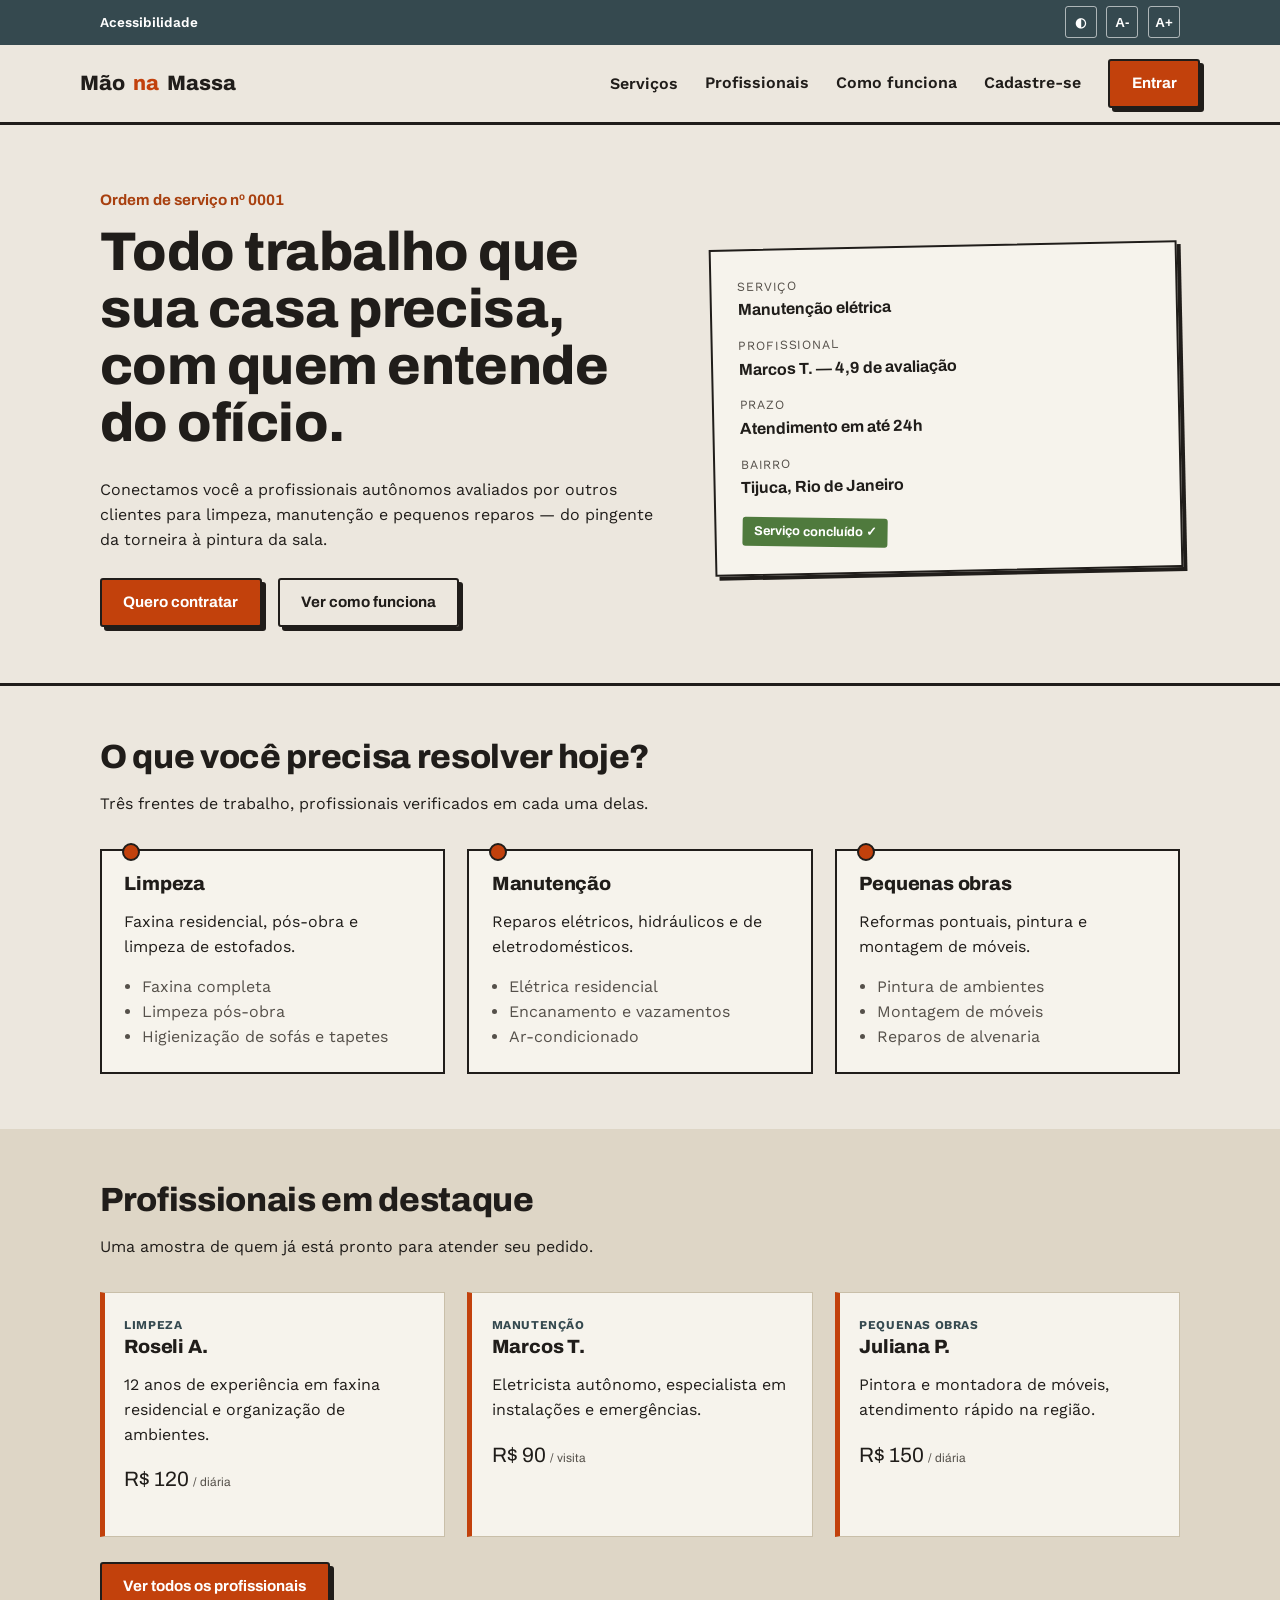
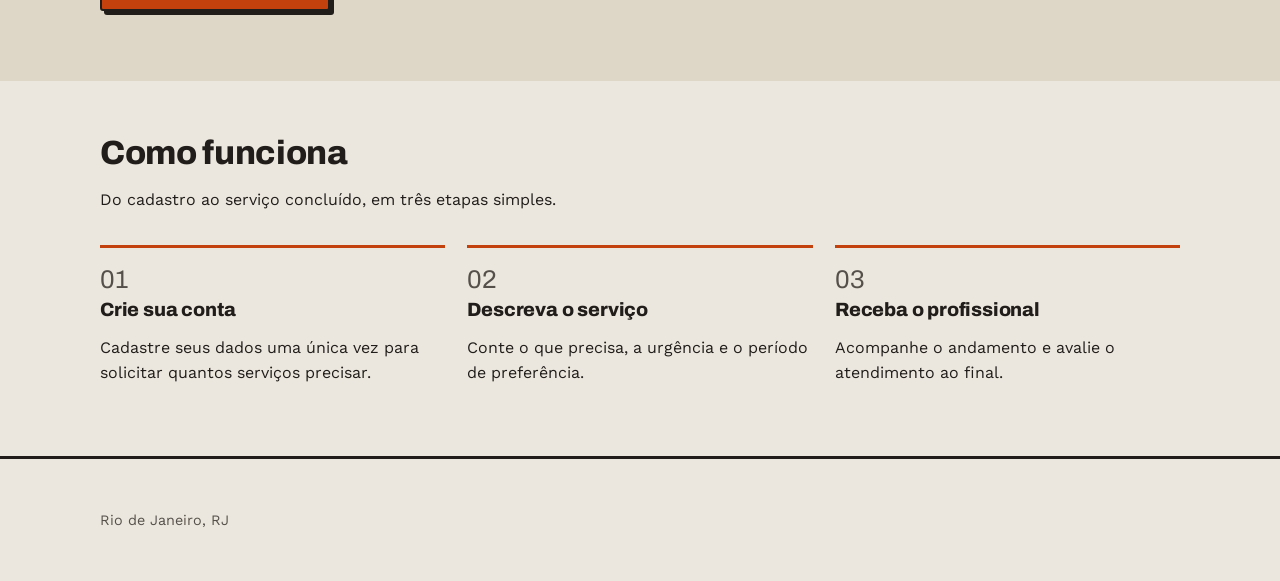
<file: index.html>
<!DOCTYPE html>
<html lang="pt-BR">
<head>
<meta charset="UTF-8">
<meta name="viewport" content="width=device-width, initial-scale=1.0">
<title>Mão na Massa — profissionais autônomos para o seu serviço</title>
<meta name="description" content="Encontre profissionais autônomos de confiança para limpeza, manutenção e pequenas obras, perto de você.">
<link rel="preconnect" href="https://fonts.googleapis.com">
<link href="https://fonts.googleapis.com/css2?family=Archivo:wght@700;800&family=Work+Sans:wght@400;500;600;700&display=swap" rel="stylesheet">
<link rel="stylesheet" href="css/style.css">
</head>
<body>

<header class="cabecalho">
  <div class="barra-acessibilidade">
    <div class="container">
      <span>Acessibilidade</span>
      <button class="botao-a11y" data-a11y="tema" aria-pressed="false" title="Alternar tema claro/escuro">◐</button>
      <button class="botao-a11y" data-a11y="fonte-menos" title="Diminuir tamanho da fonte">A-</button>
      <button class="botao-a11y" data-a11y="fonte-mais" title="Aumentar tamanho da fonte">A+</button>
    </div>
  </div>
  <div class="container barra-nav">
    <a href="index.html" class="marca">Mão<span class="ponto">na</span>Massa</a>
    <button class="alterna-menu-mobile" aria-expanded="false" aria-label="Abrir menu">☰</button>
    <ul class="menu-principal">
      <li class="tem-submenu">
        <button class="link-menu" aria-haspopup="true">Serviços</button>
        <ul class="submenu">
          <li><a href="#limpeza">Limpeza</a></li>
          <li><a href="#manutencao">Manutenção</a></li>
          <li><a href="#obras">Pequenas obras</a></li>
        </ul>
      </li>
      <li data-ocultar-tipo="profissional"><a href="profissionais.html" class="link-menu">Profissionais</a></li>
      <li><a href="#como-funciona" class="link-menu">Como funciona</a></li>
      <li data-visivel="deslogado"><a href="cadastro.html" class="link-menu">Cadastre-se</a></li>
      <li data-visivel="deslogado"><a href="login.html" class="botao botao-primario">Entrar</a></li>
      <li data-visivel="logado" class="oculto"><a href="dashboard.html" class="link-menu">Painel</a></li>
      <li data-visivel="logado" class="sessao-usuario oculto">
        <span class="nome-usuario" data-sessao="nome">—</span>
        <a href="#" class="botao botao-secundario" data-acao="logout">Sair</a>
      </li>
    </ul>
  </div>
</header>

<main>
  <section class="hero">
    <div class="container">
      <div class="hero-texto">
        <span class="rotulo">Ordem de serviço nº 0001</span>
        <h1>Todo trabalho que sua casa precisa, com quem entende do ofício.</h1>
        <p>Conectamos você a profissionais autônomos avaliados por outros clientes para limpeza, manutenção e pequenos reparos — do pingente da torneira à pintura da sala.</p>
        <div class="acoes-hero">
          <a href="cadastro.html" class="botao botao-primario" data-cta-logado="dashboard.html" data-cta-logado-texto="Ir para o meu painel">Quero contratar</a>
          <a href="#como-funciona" class="botao botao-secundario">Ver como funciona</a>
        </div>
      </div>
      <div class="ficha-servico">
        <dl>
          <dt>Serviço</dt>
          <dd>Manutenção elétrica</dd>
          <dt>Profissional</dt>
          <dd>Marcos T. — 4,9 de avaliação</dd>
          <dt>Prazo</dt>
          <dd>Atendimento em até 24h</dd>
          <dt>Bairro</dt>
          <dd>Tijuca, Rio de Janeiro</dd>
        </dl>
        <span class="selo-ok">Serviço concluído ✓</span>
      </div>
    </div>
  </section>

  <section class="secao" id="servicos">
    <div class="container">
      <div class="cabecalho-secao">
        <h2>O que você precisa resolver hoje?</h2>
        <p>Três frentes de trabalho, profissionais verificados em cada uma delas.</p>
      </div>
      <div class="grade-categorias">
        <article class="cartao-categoria" id="limpeza">
          <h3>Limpeza</h3>
          <p>Faxina residencial, pós-obra e limpeza de estofados.</p>
          <ul>
            <li>Faxina completa</li>
            <li>Limpeza pós-obra</li>
            <li>Higienização de sofás e tapetes</li>
          </ul>
        </article>
        <article class="cartao-categoria" id="manutencao">
          <h3>Manutenção</h3>
          <p>Reparos elétricos, hidráulicos e de eletrodomésticos.</p>
          <ul>
            <li>Elétrica residencial</li>
            <li>Encanamento e vazamentos</li>
            <li>Ar-condicionado</li>
          </ul>
        </article>
        <article class="cartao-categoria" id="obras">
          <h3>Pequenas obras</h3>
          <p>Reformas pontuais, pintura e montagem de móveis.</p>
          <ul>
            <li>Pintura de ambientes</li>
            <li>Montagem de móveis</li>
            <li>Reparos de alvenaria</li>
          </ul>
        </article>
      </div>
    </div>
  </section>

  <section class="secao secao-alt">
    <div class="container">
      <div class="cabecalho-secao">
        <h2>Profissionais em destaque</h2>
        <p>Uma amostra de quem já está pronto para atender seu pedido.</p>
      </div>
      <div class="grade-profissionais">
        <article class="cartao-profissional">
          <span class="servico-tag">Limpeza</span>
          <h3>Roseli A.</h3>
          <p>12 anos de experiência em faxina residencial e organização de ambientes.</p>
          <p class="preco">R$ 120 <small>/ diária</small></p>
        </article>
        <article class="cartao-profissional">
          <span class="servico-tag">Manutenção</span>
          <h3>Marcos T.</h3>
          <p>Eletricista autônomo, especialista em instalações e emergências.</p>
          <p class="preco">R$ 90 <small>/ visita</small></p>
        </article>
        <article class="cartao-profissional">
          <span class="servico-tag">Pequenas obras</span>
          <h3>Juliana P.</h3>
          <p>Pintora e montadora de móveis, atendimento rápido na região.</p>
          <p class="preco">R$ 150 <small>/ diária</small></p>
        </article>
      </div>
      <p style="margin-top:1.6rem;" data-ocultar-tipo="profissional"><a href="profissionais.html" class="botao botao-primario">Ver todos os profissionais</a></p>
    </div>
  </section>

  <section class="secao" id="como-funciona">
    <div class="container">
      <div class="cabecalho-secao">
        <h2>Como funciona</h2>
        <p>Do cadastro ao serviço concluído, em três etapas simples.</p>
      </div>
      <ol class="lista-passos">
        <li>
          <h3>Crie sua conta</h3>
          <p>Cadastre seus dados uma única vez para solicitar quantos serviços precisar.</p>
        </li>
        <li>
          <h3>Descreva o serviço</h3>
          <p>Conte o que precisa, a urgência e o período de preferência.</p>
        </li>
        <li>
          <h3>Receba o profissional</h3>
          <p>Acompanhe o andamento e avalie o atendimento ao final.</p>
        </li>
      </ol>
    </div>
  </section>
</main>

<footer class="rodape">
  <div class="container">
    <p>Rio de Janeiro, RJ</p>
  </div>
</footer>

<script src="js/main.js"></script>
</body>
</html>
</file>
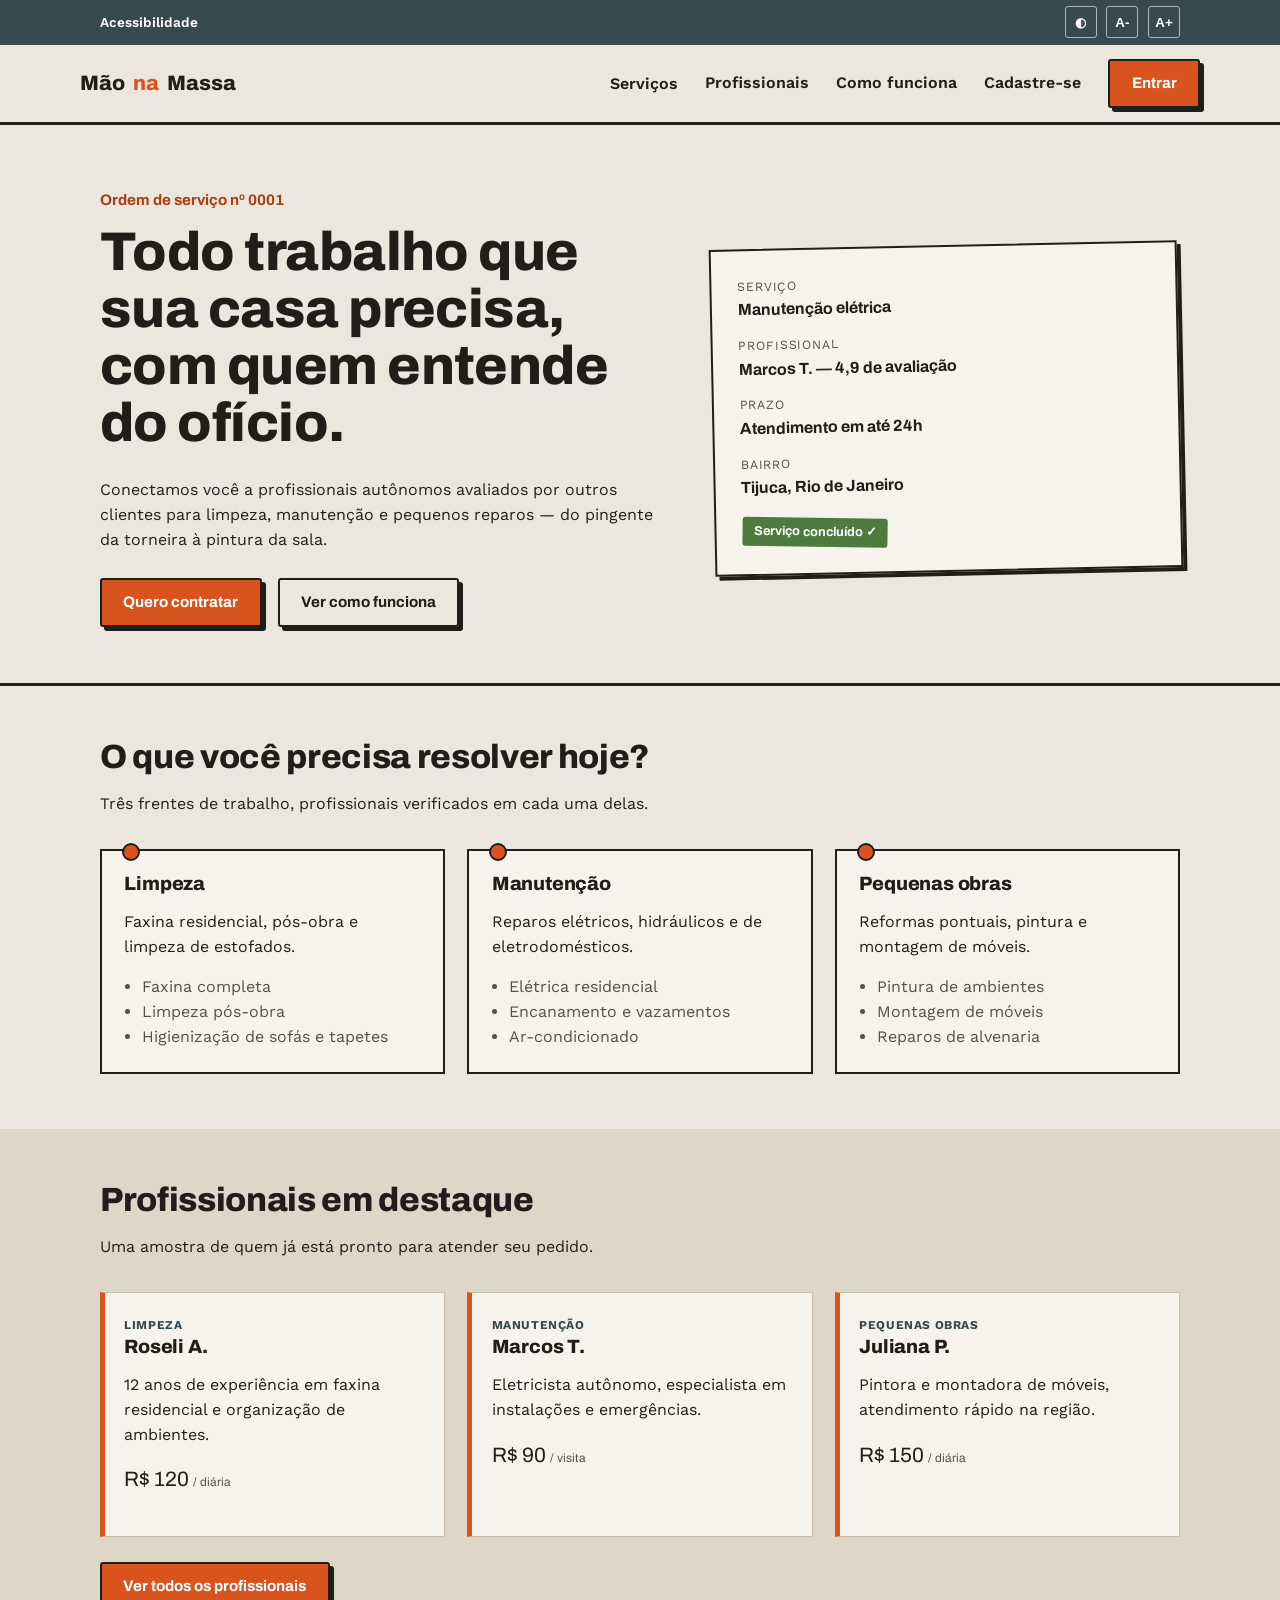
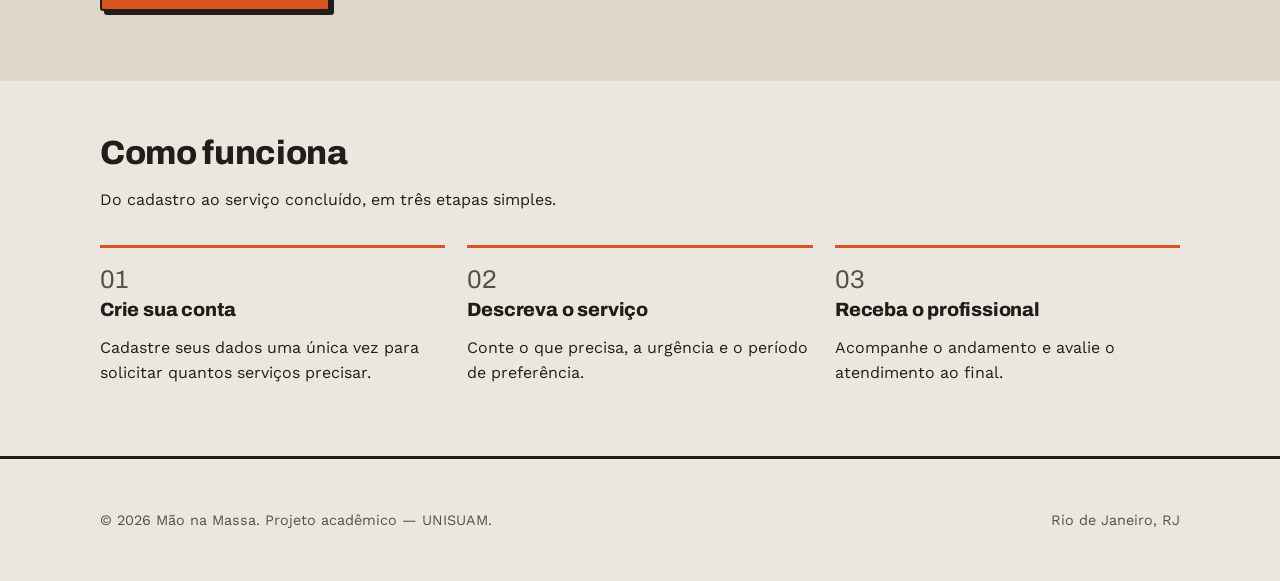
<file: maonamassa/index.html>
<!DOCTYPE html>
<html lang="pt-BR">
<head>
<meta charset="UTF-8">
<meta name="viewport" content="width=device-width, initial-scale=1.0">
<title>Mão na Massa — profissionais autônomos para o seu serviço</title>
<meta name="description" content="Encontre profissionais autônomos de confiança para limpeza, manutenção e pequenas obras, perto de você.">
<link rel="preconnect" href="https://fonts.googleapis.com">
<link href="https://fonts.googleapis.com/css2?family=Archivo:wght@700;800&family=Work+Sans:wght@400;500;600;700&display=swap" rel="stylesheet">
<link rel="stylesheet" href="css/style.css">
</head>
<body>

<header class="cabecalho">
  <div class="barra-acessibilidade">
    <div class="container">
      <span>Acessibilidade</span>
      <button class="botao-a11y" data-a11y="tema" aria-pressed="false" title="Alternar tema claro/escuro">◐</button>
      <button class="botao-a11y" data-a11y="fonte-menos" title="Diminuir tamanho da fonte">A-</button>
      <button class="botao-a11y" data-a11y="fonte-mais" title="Aumentar tamanho da fonte">A+</button>
    </div>
  </div>
  <div class="container barra-nav">
    <a href="index.html" class="marca">Mão<span class="ponto">na</span>Massa</a>
    <button class="alterna-menu-mobile" aria-expanded="false" aria-label="Abrir menu">☰</button>
    <ul class="menu-principal">
      <li class="tem-submenu">
        <button class="link-menu" aria-haspopup="true">Serviços</button>
        <ul class="submenu">
          <li><a href="#limpeza">Limpeza</a></li>
          <li><a href="#manutencao">Manutenção</a></li>
          <li><a href="#obras">Pequenas obras</a></li>
        </ul>
      </li>
      <li data-ocultar-tipo="profissional"><a href="profissionais.html" class="link-menu">Profissionais</a></li>
      <li><a href="#como-funciona" class="link-menu">Como funciona</a></li>
      <li data-visivel="deslogado"><a href="cadastro.html" class="link-menu">Cadastre-se</a></li>
      <li data-visivel="deslogado"><a href="login.html" class="botao botao-primario">Entrar</a></li>
      <li data-visivel="logado" class="oculto"><a href="dashboard.html" class="link-menu">Painel</a></li>
      <li data-visivel="logado" class="sessao-usuario oculto">
        <span class="nome-usuario" data-sessao="nome">—</span>
        <a href="#" class="botao botao-secundario" data-acao="logout">Sair</a>
      </li>
    </ul>
  </div>
</header>

<main>
  <section class="hero">
    <div class="container">
      <div class="hero-texto">
        <span class="rotulo">Ordem de serviço nº 0001</span>
        <h1>Todo trabalho que sua casa precisa, com quem entende do ofício.</h1>
        <p>Conectamos você a profissionais autônomos avaliados por outros clientes para limpeza, manutenção e pequenos reparos — do pingente da torneira à pintura da sala.</p>
        <div class="acoes-hero">
          <a href="cadastro.html" class="botao botao-primario" data-cta-logado="dashboard.html" data-cta-logado-texto="Ir para o meu painel">Quero contratar</a>
          <a href="#como-funciona" class="botao botao-secundario">Ver como funciona</a>
        </div>
      </div>
      <div class="ficha-servico">
        <dl>
          <dt>Serviço</dt>
          <dd>Manutenção elétrica</dd>
          <dt>Profissional</dt>
          <dd>Marcos T. — 4,9 de avaliação</dd>
          <dt>Prazo</dt>
          <dd>Atendimento em até 24h</dd>
          <dt>Bairro</dt>
          <dd>Tijuca, Rio de Janeiro</dd>
        </dl>
        <span class="selo-ok">Serviço concluído ✓</span>
      </div>
    </div>
  </section>

  <section class="secao" id="servicos">
    <div class="container">
      <div class="cabecalho-secao">
        <h2>O que você precisa resolver hoje?</h2>
        <p>Três frentes de trabalho, profissionais verificados em cada uma delas.</p>
      </div>
      <div class="grade-categorias">
        <article class="cartao-categoria" id="limpeza">
          <h3>Limpeza</h3>
          <p>Faxina residencial, pós-obra e limpeza de estofados.</p>
          <ul>
            <li>Faxina completa</li>
            <li>Limpeza pós-obra</li>
            <li>Higienização de sofás e tapetes</li>
          </ul>
        </article>
        <article class="cartao-categoria" id="manutencao">
          <h3>Manutenção</h3>
          <p>Reparos elétricos, hidráulicos e de eletrodomésticos.</p>
          <ul>
            <li>Elétrica residencial</li>
            <li>Encanamento e vazamentos</li>
            <li>Ar-condicionado</li>
          </ul>
        </article>
        <article class="cartao-categoria" id="obras">
          <h3>Pequenas obras</h3>
          <p>Reformas pontuais, pintura e montagem de móveis.</p>
          <ul>
            <li>Pintura de ambientes</li>
            <li>Montagem de móveis</li>
            <li>Reparos de alvenaria</li>
          </ul>
        </article>
      </div>
    </div>
  </section>

  <section class="secao secao-alt">
    <div class="container">
      <div class="cabecalho-secao">
        <h2>Profissionais em destaque</h2>
        <p>Uma amostra de quem já está pronto para atender seu pedido.</p>
      </div>
      <div class="grade-profissionais">
        <article class="cartao-profissional">
          <span class="servico-tag">Limpeza</span>
          <h3>Roseli A.</h3>
          <p>12 anos de experiência em faxina residencial e organização de ambientes.</p>
          <p class="preco">R$ 120 <small>/ diária</small></p>
        </article>
        <article class="cartao-profissional">
          <span class="servico-tag">Manutenção</span>
          <h3>Marcos T.</h3>
          <p>Eletricista autônomo, especialista em instalações e emergências.</p>
          <p class="preco">R$ 90 <small>/ visita</small></p>
        </article>
        <article class="cartao-profissional">
          <span class="servico-tag">Pequenas obras</span>
          <h3>Juliana P.</h3>
          <p>Pintora e montadora de móveis, atendimento rápido na região.</p>
          <p class="preco">R$ 150 <small>/ diária</small></p>
        </article>
      </div>
      <p style="margin-top:1.6rem;" data-ocultar-tipo="profissional"><a href="profissionais.html" class="botao botao-primario">Ver todos os profissionais</a></p>
    </div>
  </section>

  <section class="secao" id="como-funciona">
    <div class="container">
      <div class="cabecalho-secao">
        <h2>Como funciona</h2>
        <p>Do cadastro ao serviço concluído, em três etapas simples.</p>
      </div>
      <ol class="lista-passos">
        <li>
          <h3>Crie sua conta</h3>
          <p>Cadastre seus dados uma única vez para solicitar quantos serviços precisar.</p>
        </li>
        <li>
          <h3>Descreva o serviço</h3>
          <p>Conte o que precisa, a urgência e o período de preferência.</p>
        </li>
        <li>
          <h3>Receba o profissional</h3>
          <p>Acompanhe o andamento e avalie o atendimento ao final.</p>
        </li>
      </ol>
    </div>
  </section>
</main>

<footer class="rodape">
  <div class="container">
    <p>© 2026 Mão na Massa. Projeto acadêmico — UNISUAM.</p>
    <p>Rio de Janeiro, RJ</p>
  </div>
</footer>

<script src="js/main.js"></script>
</body>
</html>
</file>
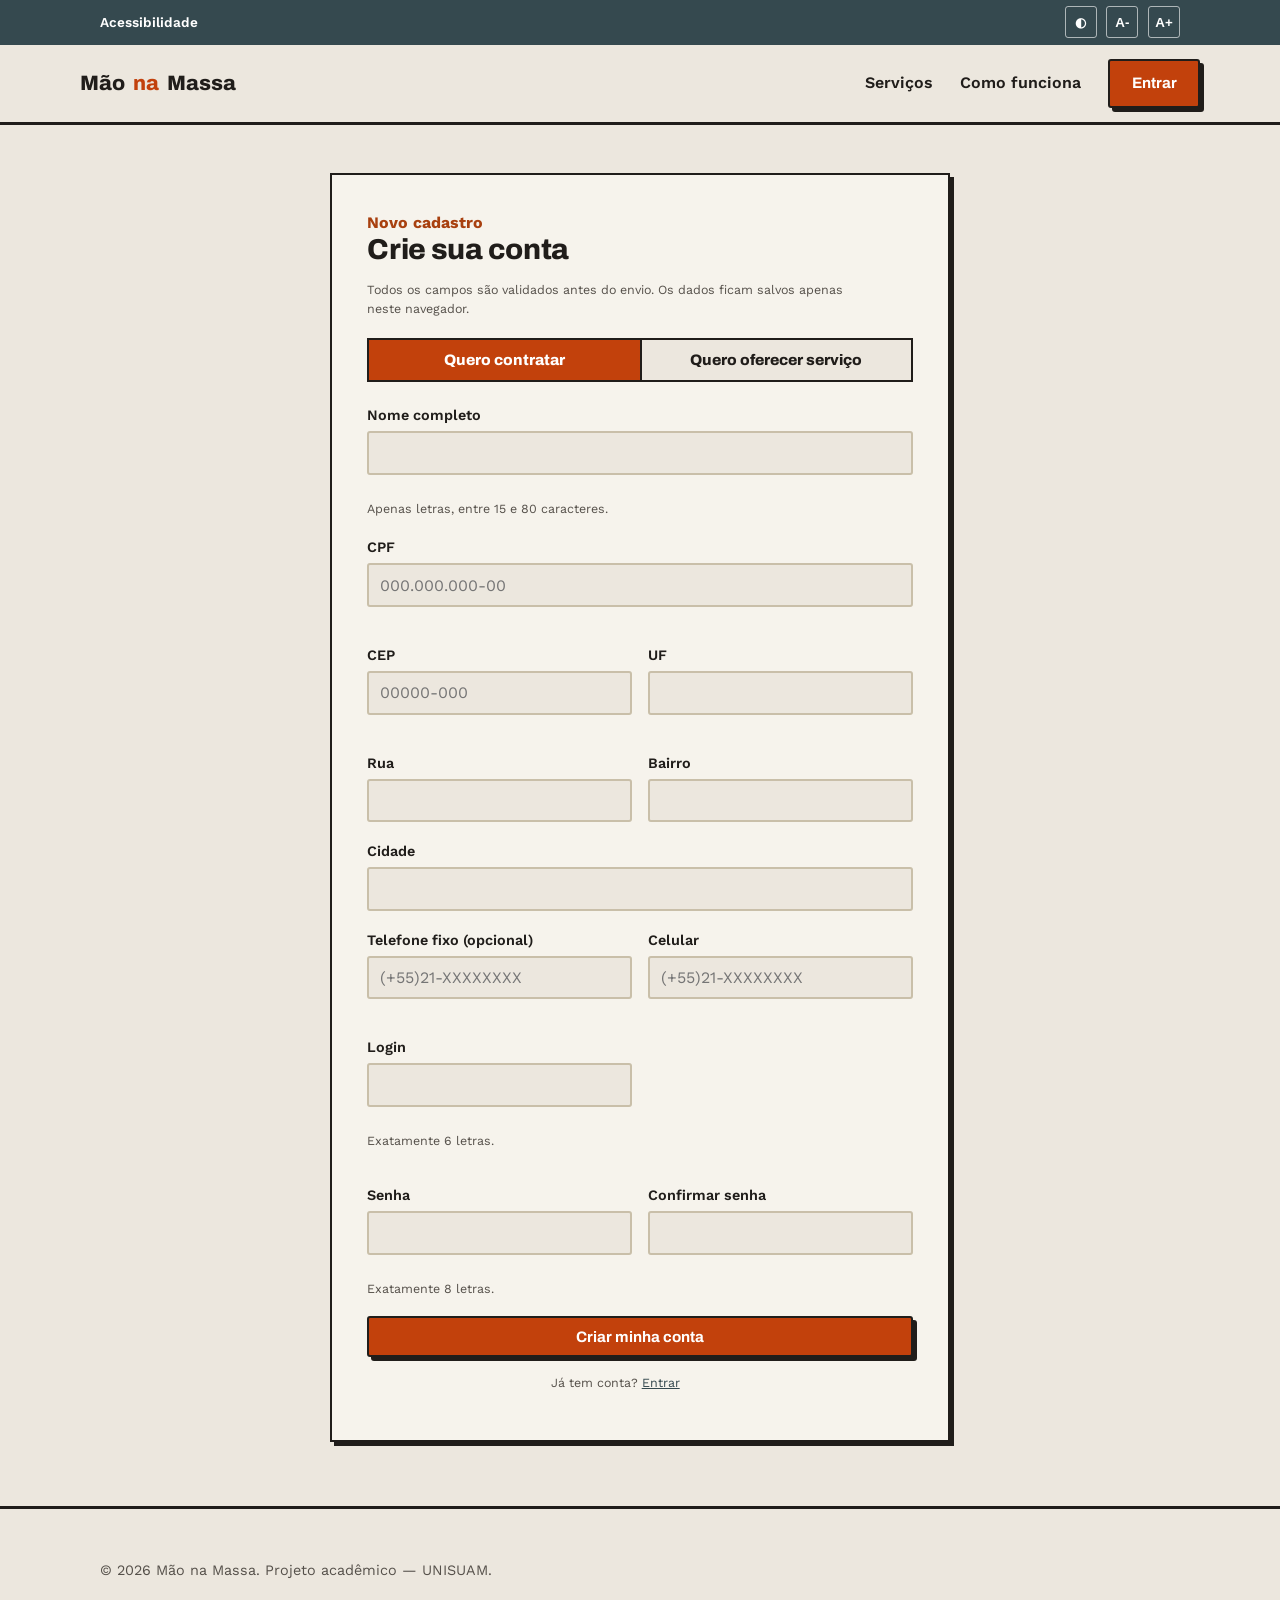
<file: cadastro.html>
<!DOCTYPE html>
<html lang="pt-BR">
<head>
<meta charset="UTF-8">
<meta name="viewport" content="width=device-width, initial-scale=1.0">
<title>Criar conta — Mão na Massa</title>
<link rel="preconnect" href="https://fonts.googleapis.com">
<link href="https://fonts.googleapis.com/css2?family=Archivo:wght@700;800&family=Work+Sans:wght@400;500;600;700&display=swap" rel="stylesheet">
<link rel="stylesheet" href="css/style.css">
</head>
<body data-so-visitante>

<header class="cabecalho">
  <div class="barra-acessibilidade">
    <div class="container">
      <span>Acessibilidade</span>
      <button class="botao-a11y" data-a11y="tema" aria-pressed="false" title="Alternar tema claro/escuro">◐</button>
      <button class="botao-a11y" data-a11y="fonte-menos" title="Diminuir tamanho da fonte">A-</button>
      <button class="botao-a11y" data-a11y="fonte-mais" title="Aumentar tamanho da fonte">A+</button>
    </div>
  </div>
  <div class="container barra-nav">
    <a href="index.html" class="marca">Mão<span class="ponto">na</span>Massa</a>
    <button class="alterna-menu-mobile" aria-expanded="false" aria-label="Abrir menu">☰</button>
    <ul class="menu-principal">
      <li><a href="index.html#servicos" class="link-menu">Serviços</a></li>
      <li><a href="index.html#como-funciona" class="link-menu">Como funciona</a></li>
      <li><a href="login.html" class="botao botao-primario">Entrar</a></li>
    </ul>
  </div>
</header>

<main class="pagina-formulario">
  <div class="cartao-formulario">
    <span class="rotulo" style="color:var(--cor-primaria-escura);font-weight:700;">Novo cadastro</span>
    <h1 style="font-size:1.8rem;">Crie sua conta</h1>
    <p class="dica-campo">Todos os campos são validados antes do envio. Os dados ficam salvos apenas neste navegador.</p>

    <div class="abas" role="tablist" aria-label="Tipo de conta">
      <button type="button" class="aba ativa" role="tab" id="aba-cliente" aria-selected="true" aria-controls="form-cadastro" data-aba="cliente">Quero contratar</button>
      <button type="button" class="aba" role="tab" id="aba-profissional" aria-selected="false" aria-controls="form-profissional" data-aba="profissional">Quero oferecer serviço</button>
    </div>

    <form id="form-cadastro" novalidate>
      <div class="campo largo">
        <label for="nome">Nome completo</label>
        <input type="text" id="nome" name="nome" required>
        <span class="mensagem-erro" id="nome-erro"></span>
        <span class="dica-campo">Apenas letras, entre 15 e 80 caracteres.</span>
      </div>

      <div class="campo largo">
        <label for="cpf">CPF</label>
        <input type="text" id="cpf" name="cpf" inputmode="numeric" maxlength="14" placeholder="000.000.000-00" required>
        <span class="mensagem-erro" id="cpf-erro"></span>
      </div>

      <div class="grade-formulario">
        <div class="campo">
          <label for="cep">CEP</label>
          <input type="text" id="cep" name="cep" inputmode="numeric" maxlength="9" placeholder="00000-000" required>
          <span class="mensagem-erro" id="cep-erro"></span>
        </div>
        <div class="campo">
          <label for="uf">UF</label>
          <input type="text" id="uf" name="uf" readonly>
        </div>
      </div>

      <div class="grade-formulario">
        <div class="campo">
          <label for="rua">Rua</label>
          <input type="text" id="rua" name="rua" readonly>
        </div>
        <div class="campo">
          <label for="bairro">Bairro</label>
          <input type="text" id="bairro" name="bairro" readonly>
        </div>
      </div>

      <div class="campo largo">
        <label for="cidade">Cidade</label>
        <input type="text" id="cidade" name="cidade" readonly>
      </div>

      <div class="grade-formulario">
        <div class="campo">
          <label for="telefone-fixo">Telefone fixo (opcional)</label>
          <input type="text" id="telefone-fixo" name="telefone-fixo" placeholder="(+55)21-XXXXXXXX">
          <span class="mensagem-erro" id="telefone-fixo-erro"></span>
        </div>
        <div class="campo">
          <label for="telefone-celular">Celular</label>
          <input type="text" id="telefone-celular" name="telefone-celular" placeholder="(+55)21-XXXXXXXX" required>
          <span class="mensagem-erro" id="telefone-celular-erro"></span>
        </div>
      </div>

      <div class="grade-formulario">
        <div class="campo">
          <label for="login">Login</label>
          <input type="text" id="login" name="login" maxlength="6" required>
          <span class="mensagem-erro" id="login-erro"></span>
          <span class="dica-campo">Exatamente 6 letras.</span>
        </div>
        <div class="campo"></div>
        <div class="campo">
          <label for="senha">Senha</label>
          <input type="password" id="senha" name="senha" maxlength="8" required>
          <span class="mensagem-erro" id="senha-erro"></span>
          <span class="dica-campo">Exatamente 8 letras.</span>
        </div>
        <div class="campo">
          <label for="confirmar-senha">Confirmar senha</label>
          <input type="password" id="confirmar-senha" name="confirmar-senha" maxlength="8" required>
          <span class="mensagem-erro" id="confirmar-senha-erro"></span>
        </div>
      </div>

      <button type="submit" class="botao botao-primario botao-bloco">Criar minha conta</button>
      <p class="dica-campo" style="text-align:center;margin-top:1rem;">Já tem conta? <a href="login.html">Entrar</a></p>
    </form>

    <form id="form-profissional" class="oculto" novalidate>
      <div class="campo largo">
        <label for="p-nome">Nome completo</label>
        <input type="text" id="p-nome" name="p-nome" required>
        <span class="mensagem-erro" id="p-nome-erro"></span>
        <span class="dica-campo">Apenas letras, entre 15 e 80 caracteres.</span>
      </div>

      <div class="campo largo">
        <label for="p-cpf">CPF</label>
        <input type="text" id="p-cpf" name="p-cpf" inputmode="numeric" maxlength="14" placeholder="000.000.000-00" required>
        <span class="mensagem-erro" id="p-cpf-erro"></span>
      </div>

      <div class="grade-formulario">
        <div class="campo">
          <label for="p-cep">CEP</label>
          <input type="text" id="p-cep" name="p-cep" inputmode="numeric" maxlength="9" placeholder="00000-000" required>
          <span class="mensagem-erro" id="p-cep-erro"></span>
        </div>
        <div class="campo">
          <label for="p-uf">UF</label>
          <input type="text" id="p-uf" name="p-uf" readonly>
        </div>
      </div>

      <div class="grade-formulario">
        <div class="campo">
          <label for="p-rua">Rua</label>
          <input type="text" id="p-rua" name="p-rua" readonly>
        </div>
        <div class="campo">
          <label for="p-bairro">Bairro</label>
          <input type="text" id="p-bairro" name="p-bairro" readonly>
        </div>
      </div>

      <div class="campo largo">
        <label for="p-cidade">Cidade</label>
        <input type="text" id="p-cidade" name="p-cidade" readonly>
      </div>

      <div class="grade-formulario">
        <div class="campo">
          <label for="p-telefone-fixo">Telefone fixo (opcional)</label>
          <input type="text" id="p-telefone-fixo" name="p-telefone-fixo" placeholder="(+55)21-XXXXXXXX">
          <span class="mensagem-erro" id="p-telefone-fixo-erro"></span>
        </div>
        <div class="campo">
          <label for="p-telefone-celular">Celular</label>
          <input type="text" id="p-telefone-celular" name="p-telefone-celular" placeholder="(+55)21-XXXXXXXX" required>
          <span class="mensagem-erro" id="p-telefone-celular-erro"></span>
        </div>
      </div>

      <fieldset>
        <legend>Seu serviço</legend>
        <div class="grade-formulario">
          <div class="campo">
            <label for="p-categoria">Categoria</label>
            <select id="p-categoria" required>
              <option value="">Selecione</option>
              <option value="limpeza">Limpeza</option>
              <option value="manutencao">Manutenção</option>
              <option value="obras">Pequenas obras</option>
            </select>
            <span class="mensagem-erro" id="p-categoria-erro"></span>
          </div>
          <div class="campo">
            <label for="p-especialidade">Especialidade</label>
            <input type="text" id="p-especialidade" maxlength="40" placeholder="Ex.: Elétrica residencial" required>
            <span class="mensagem-erro" id="p-especialidade-erro"></span>
          </div>
          <div class="campo">
            <label for="p-anos">Anos de experiência</label>
            <input type="number" id="p-anos" min="0" max="60" required>
            <span class="mensagem-erro" id="p-anos-erro"></span>
          </div>
          <div class="campo">
            <label for="p-preco">Preço (R$)</label>
            <input type="number" id="p-preco" min="10" max="5000" required>
            <span class="mensagem-erro" id="p-preco-erro"></span>
          </div>
          <div class="campo">
            <label for="p-unidade">Cobrado por</label>
            <select id="p-unidade">
              <option value="visita">Visita</option>
              <option value="diária">Diária</option>
              <option value="serviço">Serviço</option>
            </select>
          </div>
        </div>
        <div class="campo largo">
          <label for="p-descricao">Apresentação</label>
          <input type="text" id="p-descricao" maxlength="140" placeholder="Conte em uma frase o que você faz de melhor" required>
          <span class="mensagem-erro" id="p-descricao-erro"></span>
          <span class="dica-campo">Entre 20 e 140 caracteres. Aparece no seu cartão em Profissionais.</span>
        </div>
      </fieldset>

      <div class="grade-formulario">
        <div class="campo">
          <label for="p-login">Login</label>
          <input type="text" id="p-login" name="p-login" maxlength="6" required>
          <span class="mensagem-erro" id="p-login-erro"></span>
          <span class="dica-campo">Exatamente 6 letras.</span>
        </div>
        <div class="campo"></div>
        <div class="campo">
          <label for="p-senha">Senha</label>
          <input type="password" id="p-senha" name="p-senha" maxlength="8" required>
          <span class="mensagem-erro" id="p-senha-erro"></span>
          <span class="dica-campo">Exatamente 8 letras.</span>
        </div>
        <div class="campo">
          <label for="p-confirmar-senha">Confirmar senha</label>
          <input type="password" id="p-confirmar-senha" name="p-confirmar-senha" maxlength="8" required>
          <span class="mensagem-erro" id="p-confirmar-senha-erro"></span>
        </div>
      </div>

      <button type="submit" class="botao botao-primario botao-bloco">Cadastrar como profissional</button>
      <p class="dica-campo" style="text-align:center;margin-top:1rem;">Já tem conta? <a href="login.html">Entrar</a></p>
    </form>
  </div>
</main>

<footer class="rodape">
  <div class="container">
    <p>© 2026 Mão na Massa. Projeto acadêmico — UNISUAM.</p>
  </div>
</footer>

<script src="js/main.js"></script>
<script src="js/cadastro.js"></script>
<script src="js/cadastro-profissional.js"></script>
</body>
</html>
</file>
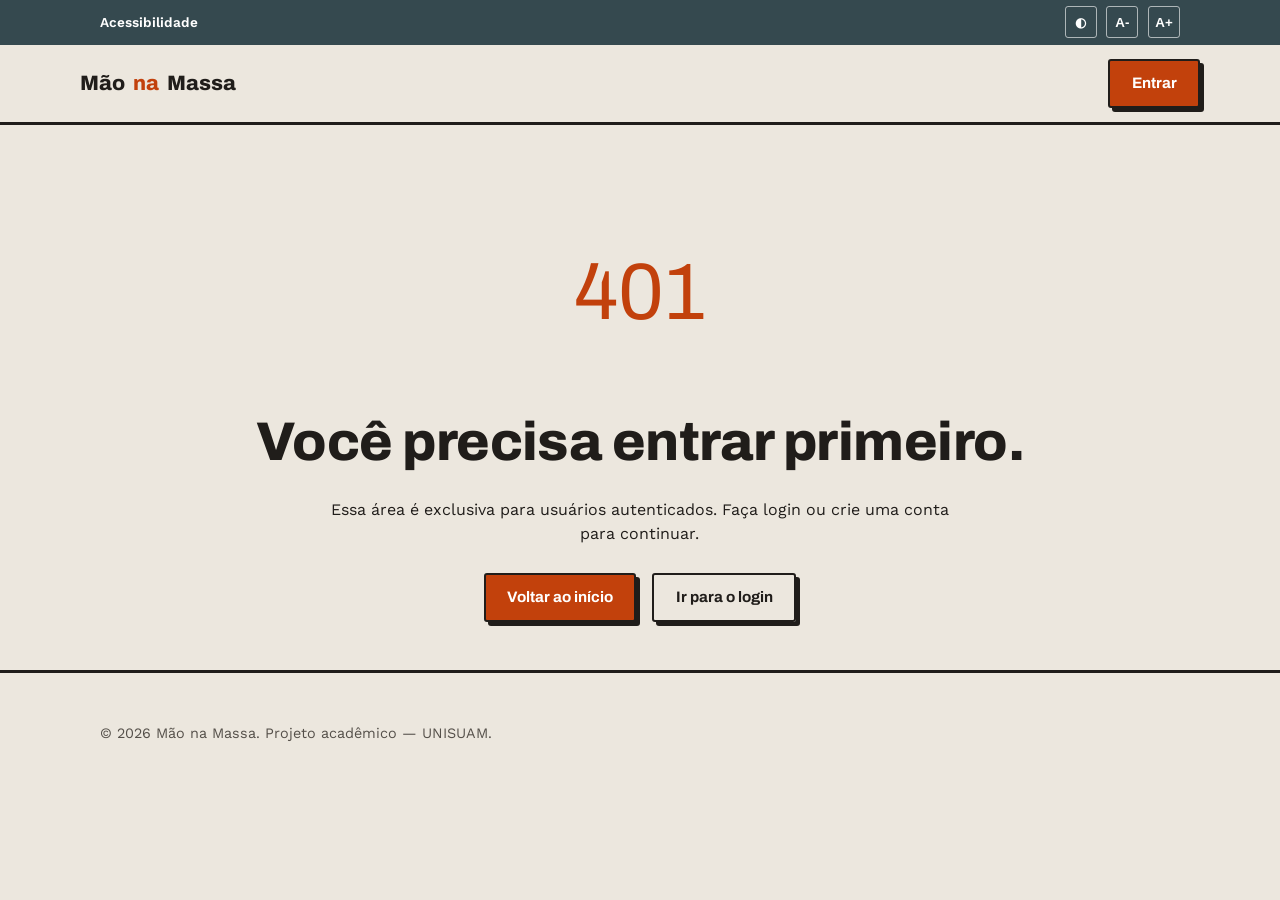
<file: confirmacao.html>
<!DOCTYPE html>
<html lang="pt-BR">
<head>
<meta charset="UTF-8">
<meta name="viewport" content="width=device-width, initial-scale=1.0">
<title>Solicitação enviada — Mão na Massa</title>
<link rel="preconnect" href="https://fonts.googleapis.com">
<link href="https://fonts.googleapis.com/css2?family=Archivo:wght@700;800&family=Work+Sans:wght@400;500;600;700&display=swap" rel="stylesheet">
<link rel="stylesheet" href="css/style.css">
</head>
<body>

<header class="cabecalho">
  <div class="barra-acessibilidade">
    <div class="container">
      <span>Acessibilidade</span>
      <button class="botao-a11y" data-a11y="tema" aria-pressed="false" title="Alternar tema claro/escuro">◐</button>
      <button class="botao-a11y" data-a11y="fonte-menos" title="Diminuir tamanho da fonte">A-</button>
      <button class="botao-a11y" data-a11y="fonte-mais" title="Aumentar tamanho da fonte">A+</button>
    </div>
  </div>
  <div class="container barra-nav">
    <a href="index.html" class="marca">Mão<span class="ponto">na</span>Massa</a>
    <button class="alterna-menu-mobile" aria-expanded="false" aria-label="Abrir menu">☰</button>
    <ul class="menu-principal">
      <li><a href="dashboard.html" class="link-menu">Painel</a></li>
      <li data-ocultar-tipo="profissional"><a href="profissionais.html" class="link-menu">Profissionais</a></li>
      <li data-so-tipo="cliente"><a href="orcamento.html" class="link-menu">Solicitar orçamento</a></li>
      <li class="sessao-usuario">
        <span class="nome-usuario" data-sessao="nome">—</span>
        <a href="#" class="botao botao-secundario" data-acao="logout">Sair</a>
      </li>
    </ul>
  </div>
</header>

<main class="secao">
  <div class="container" style="text-align:center;">
    <span class="selo-ok" style="position:static;transform:none;display:inline-block;">Solicitação recebida</span>
    <h1>Recebemos seu pedido!</h1>
    <p style="margin:0 auto;">Um profissional entrará em contato para confirmar o atendimento. Veja abaixo o resumo do que foi enviado.</p>
    <dl class="recibo" id="recibo-pedido"></dl>
    <a href="dashboard.html" class="botao botao-primario" style="margin-top:1.6rem;">Voltar ao painel</a>
  </div>
</main>

<footer class="rodape">
  <div class="container">
    <p>© 2026 Mão na Massa. Projeto acadêmico — UNISUAM.</p>
  </div>
</footer>


<script src="js/main.js"></script>
<script src="js/dados.js"></script>
<script src="js/confirmacao.js"></script>
</body>
</body>
</html>
</file>
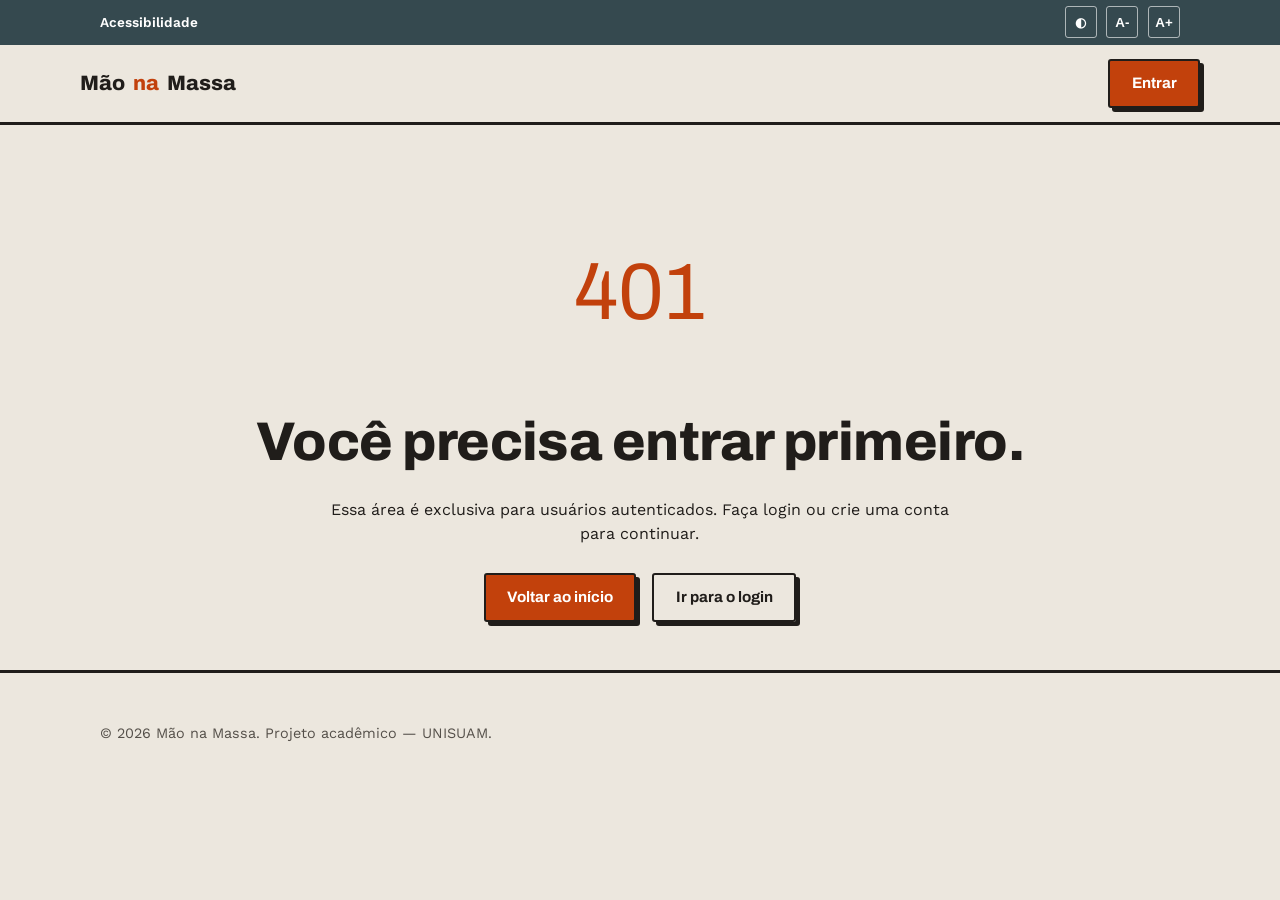
<file: dashboard.html>
<!DOCTYPE html>
<html lang="pt-BR">
<head>
<meta charset="UTF-8">
<meta name="viewport" content="width=device-width, initial-scale=1.0">
<title>Painel — Mão na Massa</title>
<link rel="preconnect" href="https://fonts.googleapis.com">
<link href="https://fonts.googleapis.com/css2?family=Archivo:wght@700;800&family=Work+Sans:wght@400;500;600;700&display=swap" rel="stylesheet">
<link rel="stylesheet" href="css/style.css">
</head>
<body>

<header class="cabecalho">
  <div class="barra-acessibilidade">
    <div class="container">
      <span>Acessibilidade</span>
      <button class="botao-a11y" data-a11y="tema" aria-pressed="false" title="Alternar tema claro/escuro">◐</button>
      <button class="botao-a11y" data-a11y="fonte-menos" title="Diminuir tamanho da fonte">A-</button>
      <button class="botao-a11y" data-a11y="fonte-mais" title="Aumentar tamanho da fonte">A+</button>
    </div>
  </div>
  <div class="container barra-nav">
    <a href="index.html" class="marca">Mão<span class="ponto">na</span>Massa</a>
    <button class="alterna-menu-mobile" aria-expanded="false" aria-label="Abrir menu">☰</button>
    <ul class="menu-principal">
      <li><a href="dashboard.html" class="link-menu">Painel</a></li>
      <li data-ocultar-tipo="profissional"><a href="profissionais.html" class="link-menu">Profissionais</a></li>
      <li data-so-tipo="cliente"><a href="orcamento.html" class="link-menu">Solicitar orçamento</a></li>
      <li class="sessao-usuario">
        <span class="nome-usuario" data-sessao="nome">—</span>
        <a href="#" class="botao botao-secundario" data-acao="logout">Sair</a>
      </li>
    </ul>
  </div>
</header>

<main class="secao">
  <div class="container">
    <h1>Bem-vindo(a) de volta, <span data-sessao="nome">cliente</span>!</h1>
    <p id="subtitulo-painel">Este é o seu painel. Aqui você acompanha suas solicitações e pede novos serviços.</p>

    <div class="resumo-numeros" id="resumo-numeros" style="margin-top:2rem;"></div>

    <div class="grade-dashboard" style="margin-top:1.5rem;">
      <div class="cartao-painel">
        <h3 id="titulo-pedidos">Suas solicitações</h3>
        <div id="lista-pedidos">
          <p class="dica-campo">Nenhuma solicitação enviada ainda.</p>
        </div>
        <a href="orcamento.html" id="botao-novo-pedido" class="botao botao-primario" style="margin-top:1rem;">Solicitar novo orçamento</a>
      </div>

      <div class="cartao-painel oculto" id="mural-abertos">
        <h3>Pedidos abertos na sua categoria</h3>
        <p class="dica-campo">Clientes que não escolheram um profissional específico. Quem aceitar primeiro fica com o pedido.</p>
        <div id="lista-mural"></div>
      </div>

      <div class="cartao-painel" id="card-conta">
        <h3>Sua conta</h3>
        <div class="linha-resumo"><span>Status</span><span>Ativa</span></div>
        <div class="linha-resumo"><span>Serviços disponíveis</span><span>Limpeza, manutenção, obras</span></div>
        <div class="linha-resumo"><span>Suporte</span><span>suporte@maonamassa.com.br</span></div>
      </div>
    </div>
  </div>
</main>

<footer class="rodape">
  <div class="container">
    <p>© 2026 Mão na Massa. Projeto acadêmico — UNISUAM.</p>
  </div>
</footer>

<script src="js/main.js"></script>
<script src="js/dados.js"></script>
<script src="js/dashboard.js"></script>
</body>
</html>
</file>
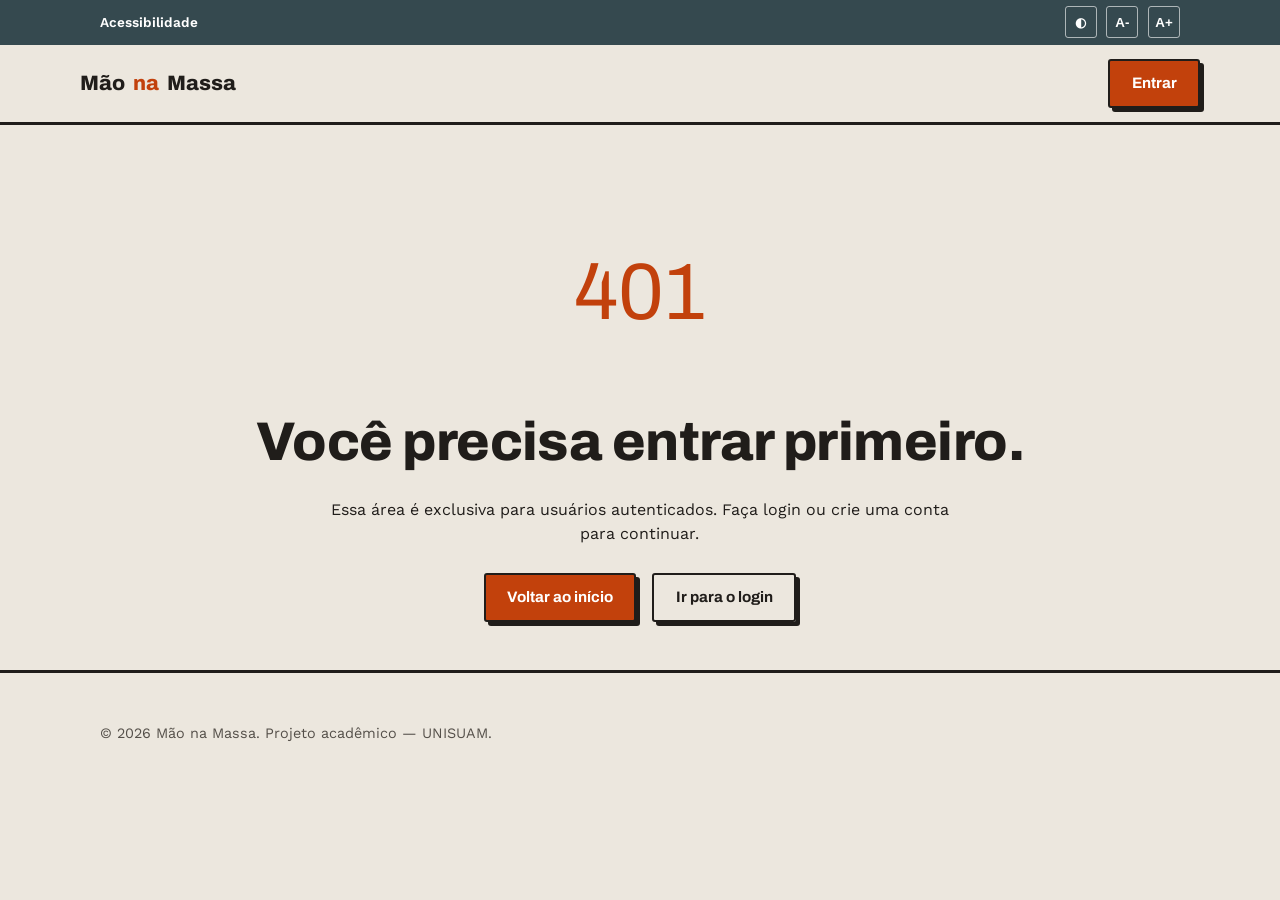
<file: editar-perfil.html>
<!DOCTYPE html>
<html lang="pt-BR">
<head>
<meta charset="UTF-8">
<meta name="viewport" content="width=device-width, initial-scale=1.0">
<title>Editar perfil — Mão na Massa</title>
<link rel="preconnect" href="https://fonts.googleapis.com">
<link href="https://fonts.googleapis.com/css2?family=Archivo:wght@700;800&family=Work+Sans:wght@400;500;600;700&display=swap" rel="stylesheet">
<link rel="stylesheet" href="css/style.css">
<link rel="stylesheet" href="css/perfil.css">
</head>
<body>

<header class="cabecalho">
  <div class="barra-acessibilidade">
    <div class="container">
      <span>Acessibilidade</span>
      <button class="botao-a11y" data-a11y="tema" aria-pressed="false" title="Alternar tema claro/escuro">◐</button>
      <button class="botao-a11y" data-a11y="fonte-menos" title="Diminuir tamanho da fonte">A-</button>
      <button class="botao-a11y" data-a11y="fonte-mais" title="Aumentar tamanho da fonte">A+</button>
    </div>
  </div>
  <div class="container barra-nav">
    <a href="index.html" class="marca">Mão<span class="ponto">na</span>Massa</a>
    <button class="alterna-menu-mobile" aria-expanded="false" aria-label="Abrir menu">☰</button>
    <ul class="menu-principal">
      <li><a href="dashboard.html" class="link-menu">Painel</a></li>
      <li data-ocultar-tipo="profissional"><a href="profissionais.html" class="link-menu">Profissionais</a></li>
      <li data-so-tipo="cliente"><a href="orcamento.html" class="link-menu">Solicitar orçamento</a></li>
      <li class="sessao-usuario">
        <span class="nome-usuario" data-sessao="nome">—</span>
        <a href="#" class="botao botao-secundario" data-acao="logout">Sair</a>
      </li>
    </ul>
  </div>
</header>

<main class="pagina-formulario">
  <div class="cartao-formulario">

    <section class="perfil-topo" aria-label="Resumo do perfil">
      <img src="assets/executivo.png" id="perfil-avatar" alt="Foto de perfil">
      <div>
        <h1 id="perfil-nome" style="font-size:1.8rem;margin:0;">Editar perfil</h1>
        <p class="dica-campo" style="margin:.2rem 0 0;"><span id="perfil-tipo">Conta</span> · login <strong id="perfil-login"></strong></p>
      </div>
    </section>

    <form id="form-editar" novalidate>
      <p class="dica-campo">Altere o que precisar e clique em Confirmar. Os campos de endereço (rua, bairro, cidade e UF) são preenchidos pelo CEP.</p>

      <div class="campo largo">
        <label for="nome">Nome completo</label>
        <input type="text" id="nome" required>
        <span class="mensagem-erro" id="nome-erro"></span>
        <span class="dica-campo">Apenas letras, entre 15 e 80 caracteres.</span>
      </div>

      <div class="grade-formulario">
        <div class="campo">
          <label for="cpf">CPF</label>
          <input type="text" id="cpf" inputmode="numeric" maxlength="14" placeholder="000.000.000-00" required>
          <span class="mensagem-erro" id="cpf-erro"></span>
        </div>
        <div class="campo">
          <label for="login">Login</label>
          <input type="text" id="login" maxlength="6" required>
          <span class="mensagem-erro" id="login-erro"></span>
          <span class="dica-campo">Exatamente 6 letras.</span>
        </div>
      </div>

      <fieldset>
        <legend>Endereço</legend>
        <div class="grade-formulario">
          <div class="campo">
            <label for="cep">CEP</label>
            <input type="text" id="cep" inputmode="numeric" maxlength="9" placeholder="00000-000" required>
            <span class="mensagem-erro" id="cep-erro"></span>
          </div>
          <div class="campo">
            <label for="uf">UF</label>
            <input type="text" id="uf" readonly>
          </div>
          <div class="campo">
            <label for="rua">Rua</label>
            <input type="text" id="rua" readonly>
          </div>
          <div class="campo">
            <label for="bairro">Bairro</label>
            <input type="text" id="bairro" readonly>
          </div>
          <div class="campo largo">
            <label for="cidade">Cidade</label>
            <input type="text" id="cidade" readonly>
          </div>
        </div>
      </fieldset>

      <fieldset>
        <legend>Contato</legend>
        <div class="grade-formulario">
          <div class="campo">
            <label for="telefone-fixo">Telefone fixo (opcional)</label>
            <input type="text" id="telefone-fixo" placeholder="(+55)21-XXXXXXXX">
            <span class="mensagem-erro" id="telefone-fixo-erro"></span>
          </div>
          <div class="campo">
            <label for="telefone-celular">Celular</label>
            <input type="text" id="telefone-celular" placeholder="(+55)21-XXXXXXXX" required>
            <span class="mensagem-erro" id="telefone-celular-erro"></span>
          </div>
        </div>
      </fieldset>

      <fieldset id="bloco-servico" class="oculto">
        <legend>Seu serviço</legend>
        <div class="grade-formulario">
          <div class="campo">
            <label for="categoria">Categoria</label>
            <select id="categoria">
              <option value="limpeza">Limpeza</option>
              <option value="manutencao">Manutenção</option>
              <option value="obras">Pequenas obras</option>
            </select>
          </div>
          <div class="campo">
            <label for="especialidade">Especialidade</label>
            <input type="text" id="especialidade" maxlength="40">
            <span class="mensagem-erro" id="especialidade-erro"></span>
          </div>
          <div class="campo">
            <label for="anos">Anos de experiência</label>
            <input type="number" id="anos" min="0" max="60">
            <span class="mensagem-erro" id="anos-erro"></span>
          </div>
          <div class="campo">
            <label for="preco">Preço (R$)</label>
            <input type="number" id="preco" min="10" max="5000">
            <span class="mensagem-erro" id="preco-erro"></span>
          </div>
          <div class="campo">
            <label for="unidade">Cobrado por</label>
            <select id="unidade">
              <option value="visita">Visita</option>
              <option value="diária">Diária</option>
              <option value="serviço">Serviço</option>
            </select>
          </div>
        </div>
        <div class="campo largo">
          <label for="descricao">Apresentação</label>
          <input type="text" id="descricao" maxlength="140">
          <span class="mensagem-erro" id="descricao-erro"></span>
          <span class="dica-campo">Entre 20 e 140 caracteres.</span>
        </div>
      </fieldset>

      <fieldset>
        <legend>Trocar senha (opcional)</legend>
        <p class="dica-campo">Deixe em branco para manter a senha atual.</p>
        <div class="grade-formulario">
          <div class="campo">
            <label for="senha">Nova senha</label>
            <input type="password" id="senha" maxlength="8" autocomplete="new-password">
            <span class="mensagem-erro" id="senha-erro"></span>
            <span class="dica-campo">Exatamente 8 letras.</span>
          </div>
          <div class="campo">
            <label for="confirmar-senha">Confirmar nova senha</label>
            <input type="password" id="confirmar-senha" maxlength="8" autocomplete="new-password">
            <span class="mensagem-erro" id="confirmar-senha-erro"></span>
          </div>
        </div>
      </fieldset>

      <div class="acoes-perfil">
        <button type="submit" class="botao botao-primario">Confirmar</button>
        <a href="dashboard.html" class="botao botao-secundario">Cancelar</a>
        <button type="button" class="botao botao-perigo" id="botao-excluir">Excluir conta</button>
      </div>
    </form>
  </div>
</main>

<footer class="rodape">
  <div class="container">
    <p>© 2026 Mão na Massa. Projeto acadêmico — UNISUAM.</p>
  </div>
</footer>

<script src="js/main.js"></script>
<script src="js/cadastro.js"></script>
<script src="js/editar-perfil.js"></script>
</body>
</html>
</file>
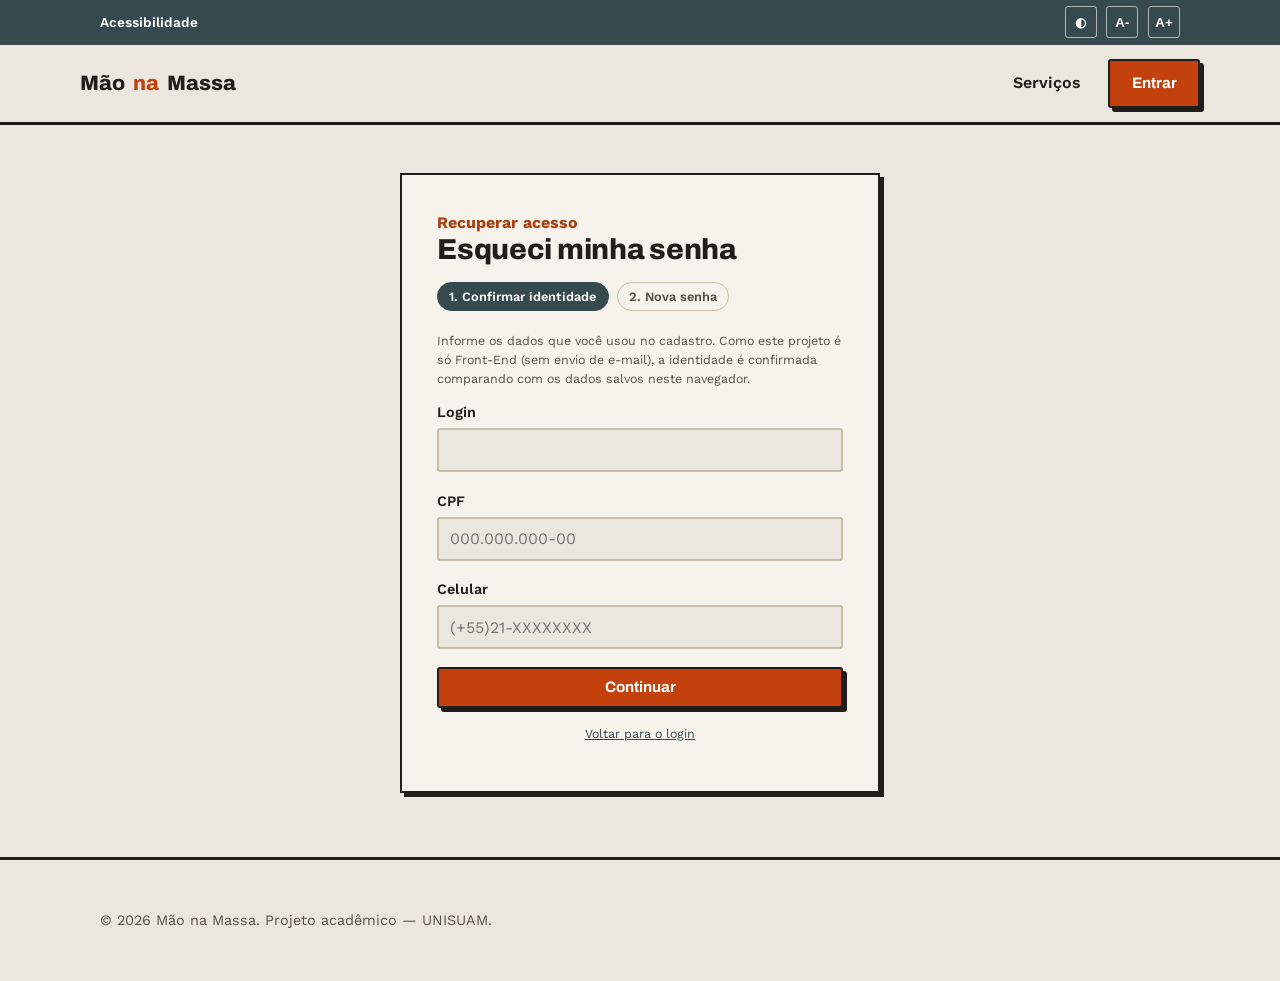
<file: esqueci-senha.html>
<!DOCTYPE html>
<html lang="pt-BR">
<head>
<meta charset="UTF-8">
<meta name="viewport" content="width=device-width, initial-scale=1.0">
<title>Recuperar senha — Mão na Massa</title>
<link rel="preconnect" href="https://fonts.googleapis.com">
<link href="https://fonts.googleapis.com/css2?family=Archivo:wght@700;800&family=Work+Sans:wght@400;500;600;700&display=swap" rel="stylesheet">
<link rel="stylesheet" href="css/style.css">
</head>
<body>

<header class="cabecalho">
  <div class="barra-acessibilidade">
    <div class="container">
      <span>Acessibilidade</span>
      <button class="botao-a11y" data-a11y="tema" aria-pressed="false" title="Alternar tema claro/escuro">◐</button>
      <button class="botao-a11y" data-a11y="fonte-menos" title="Diminuir tamanho da fonte">A-</button>
      <button class="botao-a11y" data-a11y="fonte-mais" title="Aumentar tamanho da fonte">A+</button>
    </div>
  </div>
  <div class="container barra-nav">
    <a href="index.html" class="marca">Mão<span class="ponto">na</span>Massa</a>
    <button class="alterna-menu-mobile" aria-expanded="false" aria-label="Abrir menu">☰</button>
    <ul class="menu-principal">
      <li><a href="index.html#servicos" class="link-menu">Serviços</a></li>
      <li><a href="login.html" class="botao botao-primario">Entrar</a></li>
    </ul>
  </div>
</header>

<main class="pagina-formulario">
  <div class="cartao-formulario" style="max-width:480px;">
    <span class="rotulo" style="color:var(--cor-primaria-escura);font-weight:700;">Recuperar acesso</span>
    <h1 style="font-size:1.8rem;">Esqueci minha senha</h1>

    <ol class="passos-recuperacao" aria-label="Etapas">
      <li class="ativo" id="indicador-1">1. Confirmar identidade</li>
      <li id="indicador-2">2. Nova senha</li>
    </ol>

    <form id="form-confirmar" novalidate>
      <p class="dica-campo">Informe os dados que você usou no cadastro. Como este projeto é só Front-End (sem envio de e-mail), a identidade é confirmada comparando com os dados salvos neste navegador.</p>
      <div class="campo largo">
        <label for="rec-login">Login</label>
        <input type="text" id="rec-login" maxlength="6" required>
      </div>
      <div class="campo largo">
        <label for="rec-cpf">CPF</label>
        <input type="text" id="rec-cpf" inputmode="numeric" maxlength="14" placeholder="000.000.000-00" required>
      </div>
      <div class="campo largo">
        <label for="rec-celular">Celular</label>
        <input type="text" id="rec-celular" placeholder="(+55)21-XXXXXXXX" required>
      </div>
      <span class="mensagem-erro" id="rec-erro-geral" role="alert"></span>
      <button type="submit" class="botao botao-primario botao-bloco">Continuar</button>
    </form>

    <form id="form-nova-senha" class="oculto" novalidate>
      <p class="dica-campo">Identidade confirmada. Escolha uma nova senha.</p>
      <div class="campo largo">
        <label for="nova-senha">Nova senha</label>
        <input type="password" id="nova-senha" maxlength="8" required>
        <span class="mensagem-erro" id="nova-senha-erro"></span>
        <span class="dica-campo">Exatamente 8 letras.</span>
      </div>
      <div class="campo largo">
        <label for="nova-senha-confirmar">Confirmar nova senha</label>
        <input type="password" id="nova-senha-confirmar" maxlength="8" required>
        <span class="mensagem-erro" id="nova-senha-confirmar-erro"></span>
      </div>
      <button type="submit" class="botao botao-primario botao-bloco">Salvar nova senha</button>
    </form>

    <p class="dica-campo" style="text-align:center;margin-top:1rem;"><a href="login.html">Voltar para o login</a></p>
  </div>
</main>

<footer class="rodape">
  <div class="container">
    <p>© 2026 Mão na Massa. Projeto acadêmico — UNISUAM.</p>
  </div>
</footer>

<script src="js/main.js"></script>
<script src="js/cadastro.js"></script>
<script src="js/esqueci-senha.js"></script>
</body>
</html>
</file>
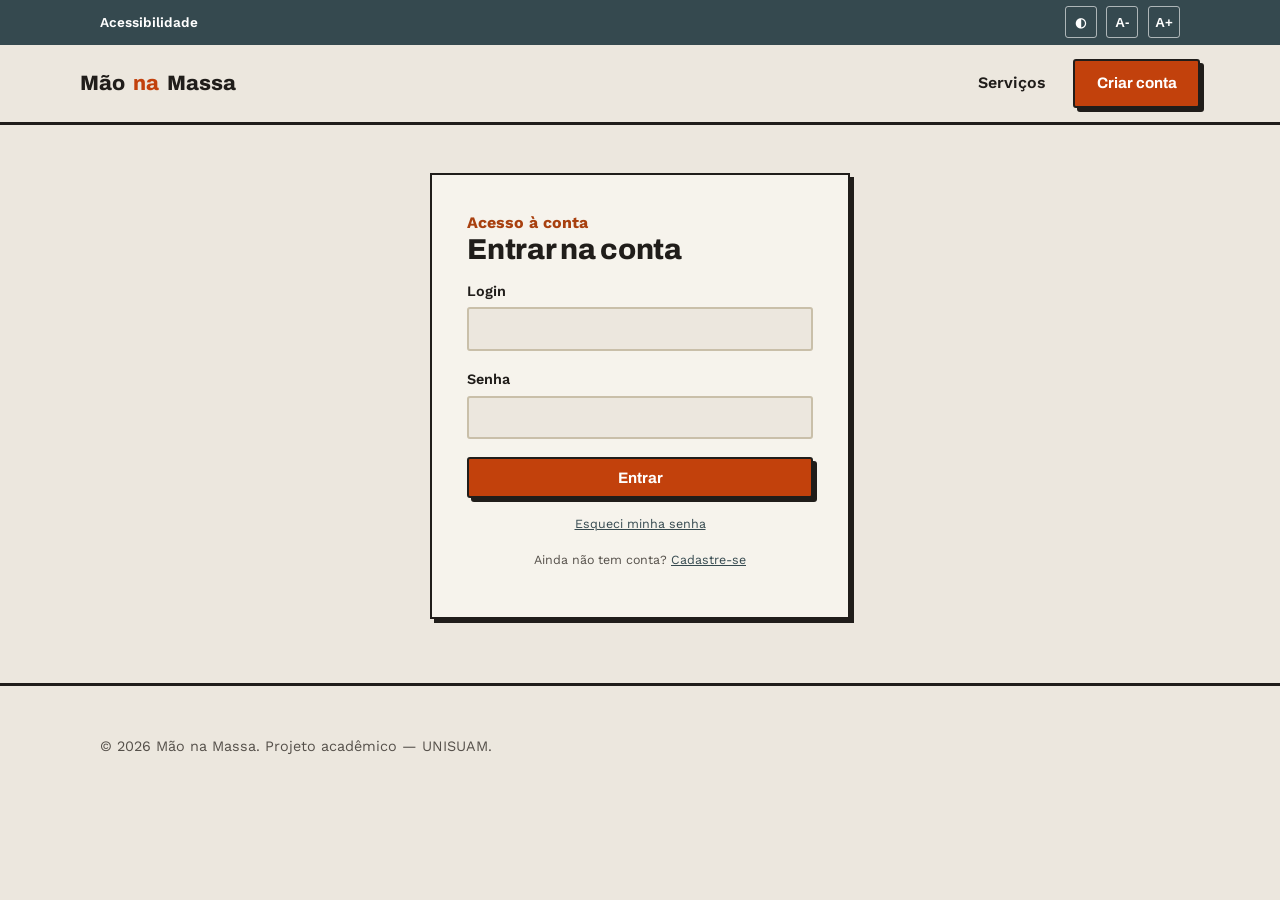
<file: login.html>
<!DOCTYPE html>
<html lang="pt-BR">
<head>
<meta charset="UTF-8">
<meta name="viewport" content="width=device-width, initial-scale=1.0">
<title>Entrar — Mão na Massa</title>
<link rel="preconnect" href="https://fonts.googleapis.com">
<link href="https://fonts.googleapis.com/css2?family=Archivo:wght@700;800&family=Work+Sans:wght@400;500;600;700&display=swap" rel="stylesheet">
<link rel="stylesheet" href="css/style.css">
</head>
<body data-so-visitante>

<header class="cabecalho">
  <div class="barra-acessibilidade">
    <div class="container">
      <span>Acessibilidade</span>
      <button class="botao-a11y" data-a11y="tema" aria-pressed="false" title="Alternar tema claro/escuro">◐</button>
      <button class="botao-a11y" data-a11y="fonte-menos" title="Diminuir tamanho da fonte">A-</button>
      <button class="botao-a11y" data-a11y="fonte-mais" title="Aumentar tamanho da fonte">A+</button>
    </div>
  </div>
  <div class="container barra-nav">
    <a href="index.html" class="marca">Mão<span class="ponto">na</span>Massa</a>
    <button class="alterna-menu-mobile" aria-expanded="false" aria-label="Abrir menu">☰</button>
    <ul class="menu-principal">
      <li><a href="index.html#servicos" class="link-menu">Serviços</a></li>
      <li><a href="cadastro.html" class="botao botao-primario">Criar conta</a></li>
    </ul>
  </div>
</header>

<main class="pagina-formulario">
  <div class="cartao-formulario" style="max-width:420px;">
    <span class="rotulo" style="color:var(--cor-primaria-escura);font-weight:700;">Acesso à conta</span>
    <h1 style="font-size:1.8rem;">Entrar na conta</h1>

    <form id="form-login" novalidate>
      <div class="campo largo">
        <label for="login-usuario">Login</label>
        <input type="text" id="login-usuario" name="login-usuario" maxlength="6" required>
      </div>
      <div class="campo largo">
        <label for="login-senha">Senha</label>
        <input type="password" id="login-senha" name="login-senha" maxlength="8" required>
      </div>
      <span class="mensagem-erro" id="login-erro-geral"></span>
      <button type="submit" class="botao botao-primario botao-bloco">Entrar</button>
      <p class="dica-campo" style="text-align:center;margin-top:1rem;"><a href="esqueci-senha.html">Esqueci minha senha</a></p>
      <p class="dica-campo" style="text-align:center;margin-top:1rem;">Ainda não tem conta? <a href="cadastro.html">Cadastre-se</a></p>
    </form>
  </div>
</main>

<footer class="rodape">
  <div class="container">
    <p>© 2026 Mão na Massa. Projeto acadêmico — UNISUAM.</p>
  </div>
</footer>

<script src="js/main.js"></script>
<script src="js/login.js"></script>
</body>
</html>
</file>
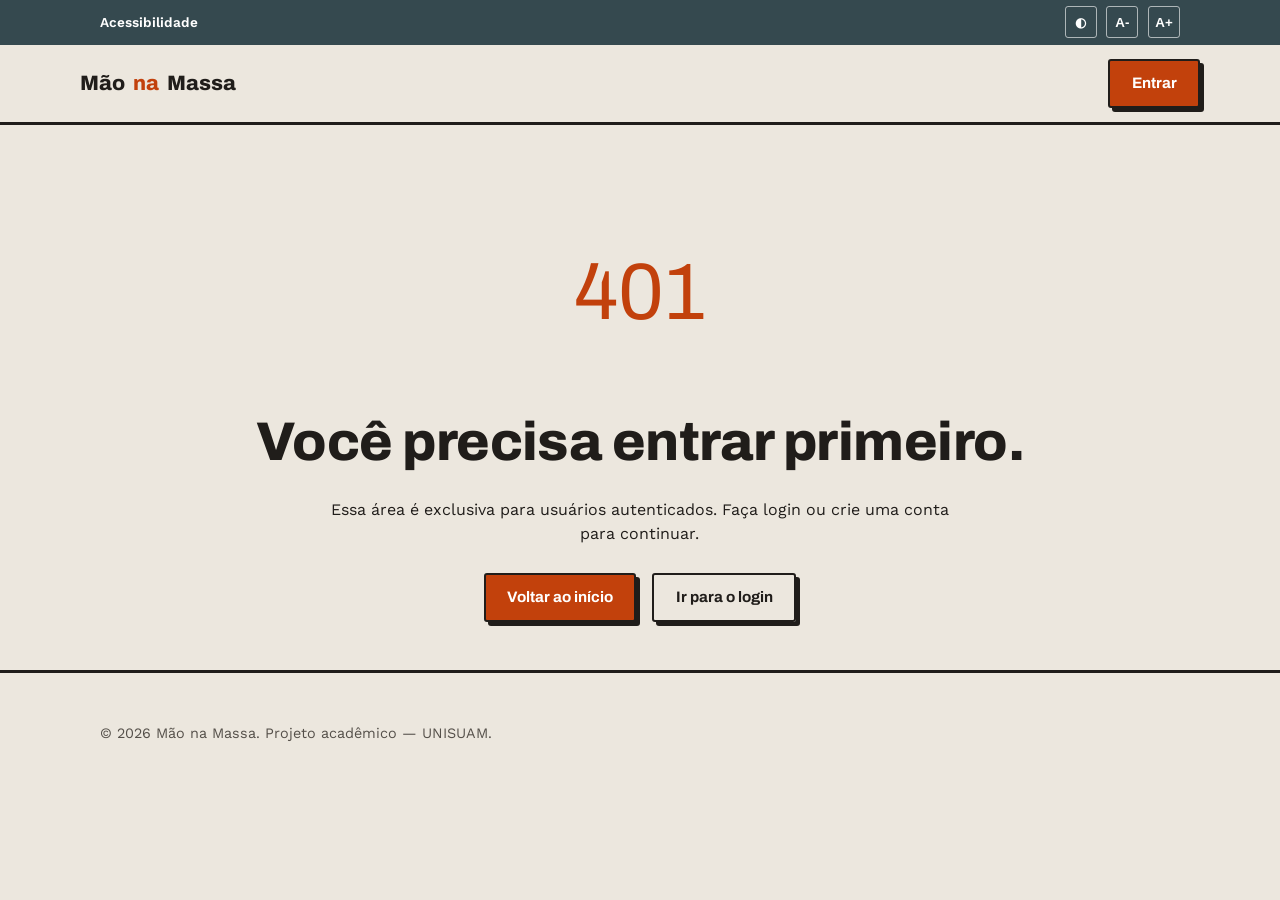
<file: orcamento.html>
<!DOCTYPE html>
<html lang="pt-BR">
<head>
<meta charset="UTF-8">
<meta name="viewport" content="width=device-width, initial-scale=1.0">
<title>Solicitar orçamento — Mão na Massa</title>
<link rel="preconnect" href="https://fonts.googleapis.com">
<link href="https://fonts.googleapis.com/css2?family=Archivo:wght@700;800&family=Work+Sans:wght@400;500;600;700&display=swap" rel="stylesheet">
<link rel="stylesheet" href="css/style.css">
</head>
<body>

<header class="cabecalho">
  <div class="barra-acessibilidade">
    <div class="container">
      <span>Acessibilidade</span>
      <button class="botao-a11y" data-a11y="tema" aria-pressed="false" title="Alternar tema claro/escuro">◐</button>
      <button class="botao-a11y" data-a11y="fonte-menos" title="Diminuir tamanho da fonte">A-</button>
      <button class="botao-a11y" data-a11y="fonte-mais" title="Aumentar tamanho da fonte">A+</button>
    </div>
  </div>
  <div class="container barra-nav">
    <a href="index.html" class="marca">Mão<span class="ponto">na</span>Massa</a>
    <button class="alterna-menu-mobile" aria-expanded="false" aria-label="Abrir menu">☰</button>
    <ul class="menu-principal">
      <li><a href="dashboard.html" class="link-menu">Painel</a></li>
      <li data-ocultar-tipo="profissional"><a href="profissionais.html" class="link-menu">Profissionais</a></li>
      <li data-so-tipo="cliente"><a href="orcamento.html" class="link-menu">Solicitar orçamento</a></li>
      <li class="sessao-usuario">
        <span class="nome-usuario" data-sessao="nome">—</span>
        <a href="#" class="botao botao-secundario" data-acao="logout">Sair</a>
      </li>
    </ul>
  </div>
</header>

<main class="pagina-formulario">
  <div class="cartao-formulario">
    <span class="rotulo" style="color:var(--cor-primaria-escura);font-weight:700;">Nova solicitação</span>
    <h1 style="font-size:1.8rem;">Conte o que você precisa</h1>

    <form id="form-orcamento" novalidate>
      <div class="campo largo">
        <label for="servicos">Tipo de serviço</label>
<select id="servicos" name="servicos" required>
  <option value="" selected disabled hidden>Selecione...</option>

  <optgroup label="LIMPEZA">
    <option value="faxina-completa">Faxina Completa</option>
    <option value="limpeza-pos-obra">Limpeza Pós-Obra</option>
    <option value="higienizacao-sofas-tapetes">Higienização de Sofás e Tapetes</option>
  </optgroup>

  <optgroup label="MANUTENÇÃO">
    <option value="eletrica-residencial">Elétrica Residencial</option>
    <option value="encanamento-vazamentos">Encanamento e Vazamentos</option>
    <option value="ar-condicionado">Ar-Condicionado</option>
  </optgroup>

  <optgroup label="PEQUENAS OBRAS">
    <option value="pintura-ambientes">Pintura de Ambientes</option>
    <option value="montagem-moveis">Montagem de Móveis</option>
    <option value="reparos-alvenaria">Reparos de Alvenaria</option>
  </optgroup>
</select>
      </div>

      <div class="campo largo">
        <label for="profissional">Profissional (opcional)</label>
        <select id="profissional">
          <option value="">Qualquer profissional disponível</option>
        </select>
        <span class="dica-campo">Escolha na lista ou deixe em aberto; você também pode ver todos em <a href="profissionais.html">Profissionais</a>.</span>
      </div>

      <div class="campo largo">
        <label for="data-hora">Agende a data e a hora</label>
        <input type="datetime-local" id="data-hora" name="data-hora">
      </div>

      <!-- ESCONDIDO: valor fixo (value="2" = "Esta semana"), mantido para a confirmação -->
      <div class="campo largo" style="display:none;" aria-hidden="true">
        <label for="urgencia">Nível de urgência: <span class="valor-range" id="valor-urgencia"></span></label>
        <input type="range" id="urgencia" name="urgencia" min="1" max="5" value="2" tabindex="-1">
      </div>

      <!-- ESCONDIDO: valor fixo (Manhã marcado), mantido para a confirmação -->
      <fieldset style="display:none;" aria-hidden="true">
        <legend>Período de preferência</legend>
        <div class="opcao-linha">
          <input type="radio" id="periodo-manha" name="periodo" value="Manhã" checked tabindex="-1">
          <label for="periodo-manha">Manhã</label>
        </div>
        <div class="opcao-linha">
          <input type="radio" id="periodo-tarde" name="periodo" value="Tarde" tabindex="-1">
          <label for="periodo-tarde">Tarde</label>
        </div>
        <div class="opcao-linha">
          <input type="radio" id="periodo-noite" name="periodo" value="Noite" tabindex="-1">
          <label for="periodo-noite">Noite</label>
        </div>
      </fieldset>

<fieldset>
  <legend>Endereço do atendimento</legend>

  <div class="campo largo">
    <label for="cep">CEP</label>
    <input type="text" id="cep" name="cep" inputmode="numeric"
           maxlength="9" placeholder="00000-000" autocomplete="postal-code">
    <span class="dica-campo" id="status-cep" aria-live="polite"></span>
  </div>

  <div class="campo largo">
    <label for="logradouro">Rua / Logradouro</label>
    <input type="text" id="logradouro" readonly tabindex="-1">
  </div>

  <div class="campo largo">
    <label for="bairro">Bairro</label>
    <input type="text" id="bairro" readonly tabindex="-1">
  </div>

  <div class="campo largo">
    <label for="cidade">Cidade</label>
    <input type="text" id="cidade" readonly tabindex="-1">
  </div>

  <div class="campo largo">
    <label for="uf">UF</label>
    <input type="text" id="uf" readonly tabindex="-1">
  </div>

    <div class="campo largo">
        <label for="complemento">Complemento</label>
        <input type="text" id="complemento" placeholder="nº, casa, apt.">
      </div>

</fieldset>

      <fieldset>
  <legend>O profissional deve trazer os materiais?</legend>

  <fieldset class="pergunta">
    <div class="opcao-linha">
      <input type="radio" id="materialSim" name="extraMaterial" value="sim">
      <label for="materialSim">Sim</label>
    </div>
    <div class="opcao-linha">
      <input type="radio" id="materialNao" name="extraMaterial" value="nao" checked>
      <label for="materialNao">Não</label>
    </div>
  </fieldset>

      <div class="campo largo">
        <label for="detalhes">Detalhes adicionais</label>
        <input type="text" id="detalhes" placeholder="observação">
      </div>

      <button type="submit" class="botao botao-primario botao-bloco">Enviar solicitação</button>
    </form>
  </div>
</main>

<footer class="rodape">
  <div class="container">
    <p>© 2026 Mão na Massa. Projeto acadêmico — UNISUAM.</p>
  </div>
</footer>

<script src="js/main.js"></script>
<script src="js/dados.js"></script>
<script src="js/orcamento.js"></script>
</body>
</html>
</file>
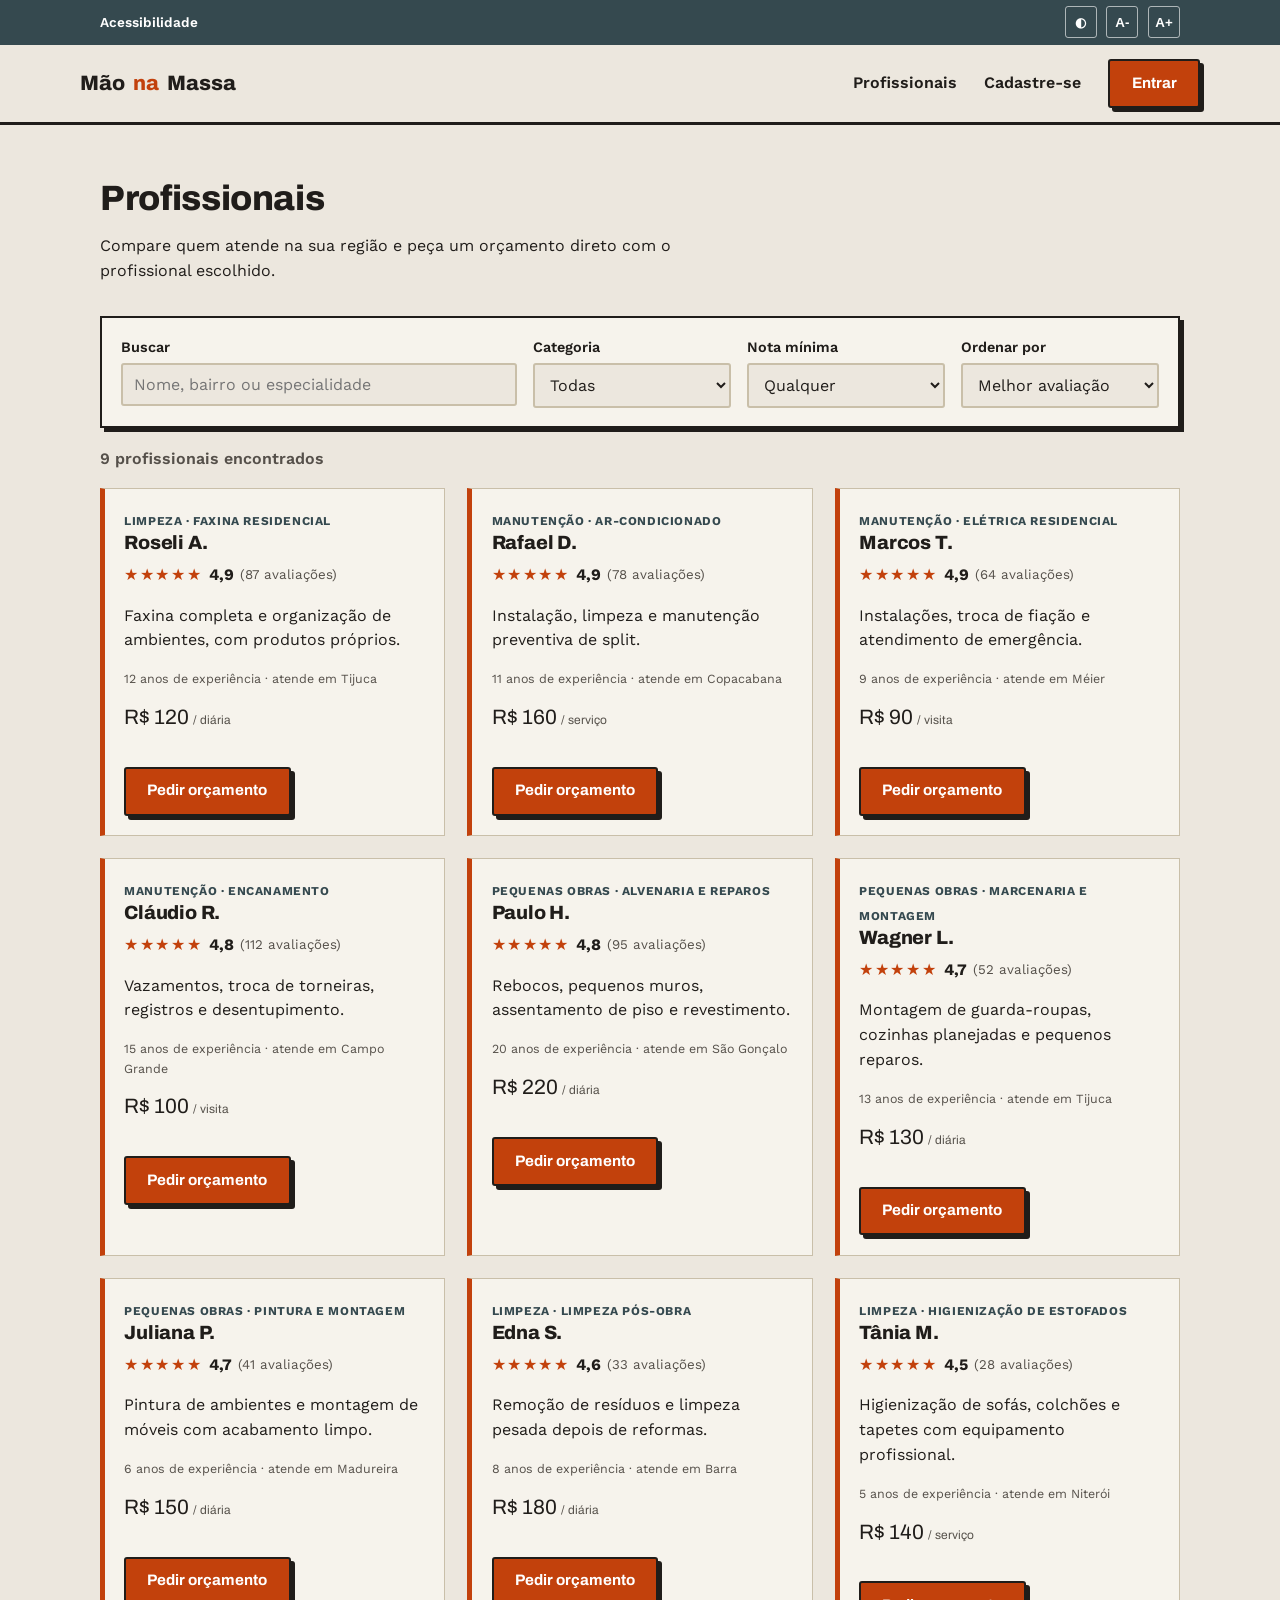
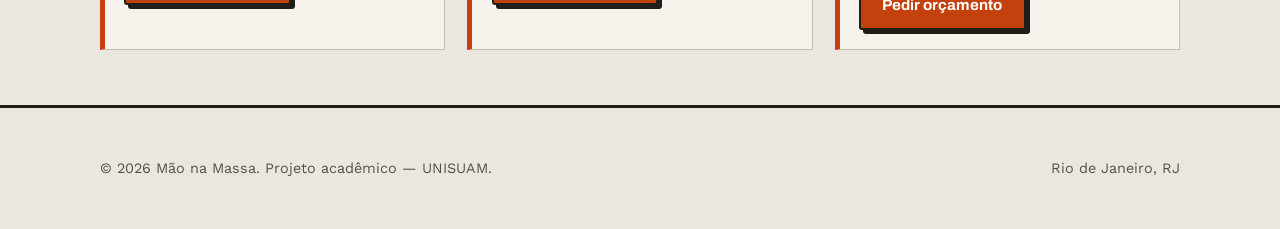
<file: profissionais.html>
<!DOCTYPE html>
<html lang="pt-BR">
<head>
<meta charset="UTF-8">
<meta name="viewport" content="width=device-width, initial-scale=1.0">
<title>Profissionais — Mão na Massa</title>
<meta name="description" content="Encontre profissionais autônomos de limpeza, manutenção e pequenas obras. Filtre por categoria, nota e preço.">
<link rel="preconnect" href="https://fonts.googleapis.com">
<link href="https://fonts.googleapis.com/css2?family=Archivo:wght@700;800&family=Work+Sans:wght@400;500;600;700&display=swap" rel="stylesheet">
<link rel="stylesheet" href="css/style.css">
</head>
<body>

<header class="cabecalho">
  <div class="barra-acessibilidade">
    <div class="container">
      <span>Acessibilidade</span>
      <button class="botao-a11y" data-a11y="tema" aria-pressed="false" title="Alternar tema claro/escuro">◐</button>
      <button class="botao-a11y" data-a11y="fonte-menos" title="Diminuir tamanho da fonte">A-</button>
      <button class="botao-a11y" data-a11y="fonte-mais" title="Aumentar tamanho da fonte">A+</button>
    </div>
  </div>
  <div class="container barra-nav">
    <a href="index.html" class="marca">Mão<span class="ponto">na</span>Massa</a>
    <button class="alterna-menu-mobile" aria-expanded="false" aria-label="Abrir menu">☰</button>
    <ul class="menu-principal">
      <li data-ocultar-tipo="profissional"><a href="profissionais.html" class="link-menu">Profissionais</a></li>
      <li data-visivel="deslogado"><a href="cadastro.html" class="link-menu">Cadastre-se</a></li>
      <li data-visivel="deslogado"><a href="login.html" class="botao botao-primario">Entrar</a></li>
      <li data-visivel="logado" class="oculto"><a href="dashboard.html" class="link-menu">Painel</a></li>
      <li data-visivel="logado" class="sessao-usuario oculto">
        <span class="nome-usuario" data-sessao="nome">—</span>
        <a href="#" class="botao botao-secundario" data-acao="logout">Sair</a>
      </li>
    </ul>
  </div>
</header>

<main class="secao">
  <div class="container">
    <div class="cabecalho-secao">
      <h1 style="font-size:2.2rem;">Profissionais</h1>
      <p>Compare quem atende na sua região e peça um orçamento direto com o profissional escolhido.</p>
    </div>

    <form class="barra-filtros" id="filtros" role="search" aria-label="Filtrar profissionais" onsubmit="return false">
      <div class="campo">
        <label for="busca">Buscar</label>
        <input type="search" id="busca" placeholder="Nome, bairro ou especialidade">
      </div>
      <div class="campo">
        <label for="filtro-categoria">Categoria</label>
        <select id="filtro-categoria">
          <option value="">Todas</option>
          <option value="limpeza">Limpeza</option>
          <option value="manutencao">Manutenção</option>
          <option value="obras">Pequenas obras</option>
        </select>
      </div>
      <div class="campo">
        <label for="filtro-nota">Nota mínima</label>
        <select id="filtro-nota">
          <option value="0">Qualquer</option>
          <option value="4.5">4,5 ou mais</option>
          <option value="4.8">4,8 ou mais</option>
        </select>
      </div>
      <div class="campo">
        <label for="ordenar">Ordenar por</label>
        <select id="ordenar">
          <option value="nota">Melhor avaliação</option>
          <option value="preco-asc">Menor preço</option>
          <option value="preco-desc">Maior preço</option>
          <option value="experiencia">Mais experiência</option>
        </select>
      </div>
    </form>

    <p class="contador-resultados" id="contador" aria-live="polite"></p>
    <div class="grade-profissionais" id="lista-profissionais"></div>
  </div>
</main>

<footer class="rodape">
  <div class="container">
    <p>© 2026 Mão na Massa. Projeto acadêmico — UNISUAM.</p>
    <p>Rio de Janeiro, RJ</p>
  </div>
</footer>

<script src="js/main.js"></script>
<script src="js/dados.js"></script>
<script src="js/profissionais.js"></script>
</body>
</html>
</file>
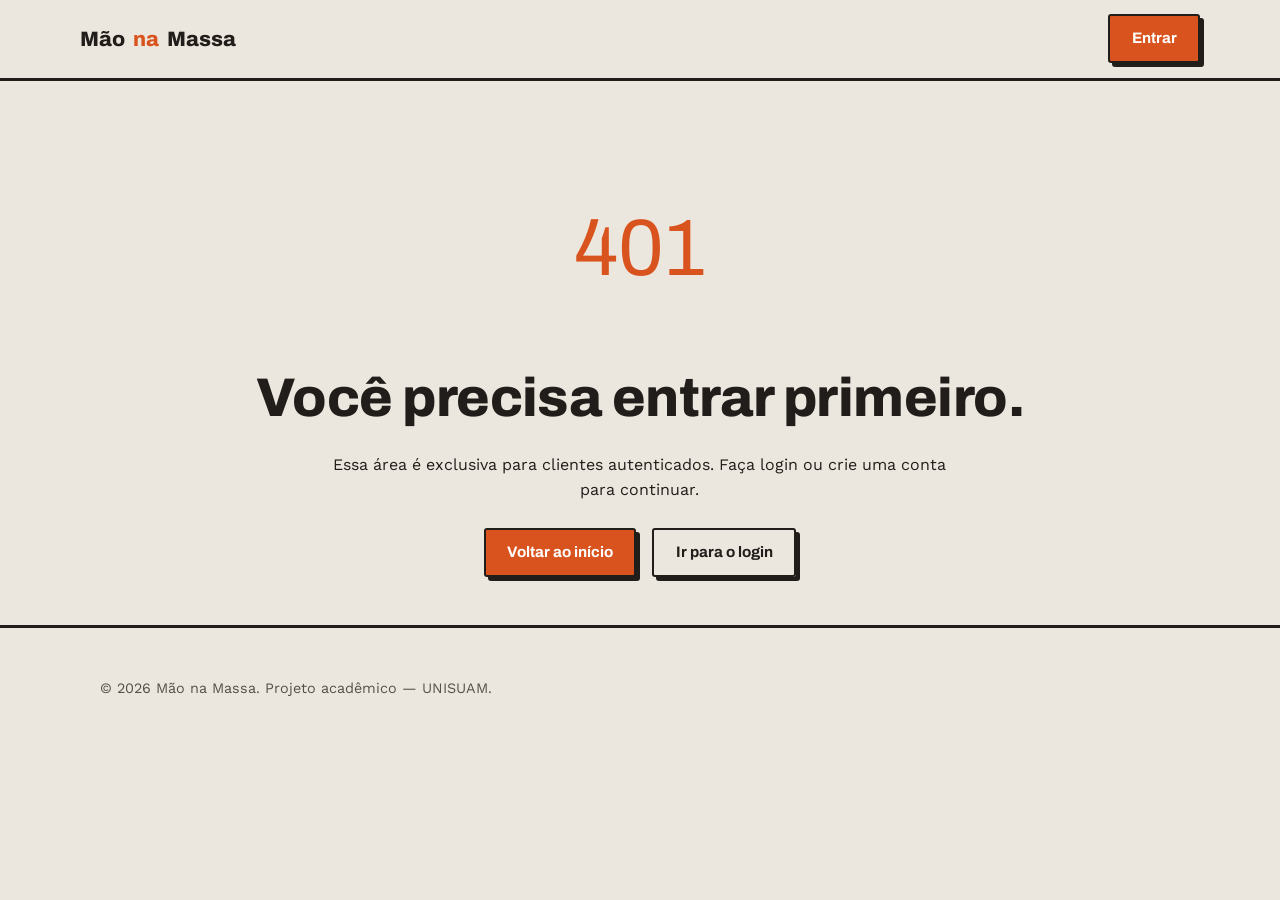
<file: maonamassa/confirmacao.html>
<!DOCTYPE html>
<html lang="pt-BR">
<head>
<meta charset="UTF-8">
<meta name="viewport" content="width=device-width, initial-scale=1.0">
<title>Solicitação enviada — Mão na Massa</title>
<link rel="preconnect" href="https://fonts.googleapis.com">
<link href="https://fonts.googleapis.com/css2?family=Archivo:wght@700;800&family=Work+Sans:wght@400;500;600;700&display=swap" rel="stylesheet">
<link rel="stylesheet" href="css/style.css">
</head>
<body>

<header class="cabecalho">
  <div class="barra-acessibilidade">
    <div class="container">
      <span>Acessibilidade</span>
      <button class="botao-a11y" data-a11y="tema" aria-pressed="false" title="Alternar tema claro/escuro">◐</button>
      <button class="botao-a11y" data-a11y="fonte-menos" title="Diminuir tamanho da fonte">A-</button>
      <button class="botao-a11y" data-a11y="fonte-mais" title="Aumentar tamanho da fonte">A+</button>
    </div>
  </div>
  <div class="container barra-nav">
    <a href="index.html" class="marca">Mão<span class="ponto">na</span>Massa</a>
    <button class="alterna-menu-mobile" aria-expanded="false" aria-label="Abrir menu">☰</button>
    <ul class="menu-principal">
      <li><a href="dashboard.html" class="link-menu">Painel</a></li>
      <li data-ocultar-tipo="profissional"><a href="profissionais.html" class="link-menu">Profissionais</a></li>
      <li data-so-tipo="cliente"><a href="orcamento.html" class="link-menu">Solicitar orçamento</a></li>
      <li class="sessao-usuario">
        <span class="nome-usuario" data-sessao="nome">—</span>
        <a href="#" class="botao botao-secundario" data-acao="logout">Sair</a>
      </li>
    </ul>
  </div>
</header>

<main class="secao">
  <div class="container" style="text-align:center;">
    <span class="selo-ok" style="position:static;transform:none;display:inline-block;">Solicitação recebida</span>
    <h1>Recebemos seu pedido!</h1>
    <p style="margin:0 auto;">Um profissional entrará em contato para confirmar o atendimento. Veja abaixo o resumo do que foi enviado.</p>
    <dl class="recibo" id="recibo-pedido"></dl>
    <a href="dashboard.html" class="botao botao-primario" style="margin-top:1.6rem;">Voltar ao painel</a>
  </div>
</main>

<footer class="rodape">
  <div class="container">
    <p>© 2026 Mão na Massa. Projeto acadêmico — UNISUAM.</p>
  </div>
</footer>

<script src="js/main.js"></script>
<script src="js/dados.js"></script>
<script src="js/confirmacao.js"></script>
</body>
</html>
</file>
<file: css/style.css>
/* ==========================================================================
   Mão na Massa — folha de estilos principal
   Marketplace de profissionais autônomos: limpeza, manutenção, pequenas obras
   ========================================================================== */

:root {
  /* cor — paleta ligada ao universo de ferramentas e canteiro de obra */
  --cor-fundo: #ece7de;
  --cor-fundo-alt: #ded6c6;
  --cor-superficie: #f6f3ec;
  --cor-texto: #201d1a;
  --cor-texto-suave: #55504a;
  --cor-borda: #c9bfa9;
  --cor-primaria: #c2410c;
  --cor-primaria-escura: #a8400f;
  --cor-secundaria: #35494f;
  --cor-secundaria-clara: #4d6771;
  --cor-sucesso: #4f7a3d;
  --cor-erro: #b3261e;
  --cor-foco: #1d6fae;

  --fonte-titulo: "Archivo", "Arial Narrow", sans-serif;
  --fonte-texto: "Work Sans", "Segoe UI", sans-serif;

  --raio: 3px;
  --sombra-carimbo: 4px 4px 0 var(--cor-texto);
  --largura-maxima: 1120px;

  --fonte-escala: 1;
}

/* tema escuro / alto contraste ------------------------------------------- */
body.tema-escuro {
  --cor-fundo: #17191a;
  --cor-fundo-alt: #24272a;
  --cor-superficie: #1f2224;
  --cor-texto: #f2eee4;
  --cor-texto-suave: #c9c2b4;
  --cor-borda: #4a4c47;
  --cor-primaria: #ff7a3d;
  --cor-primaria-escura: #ff9a63;
  --cor-secundaria: #7fa3ad;
  --cor-secundaria-clara: #9fc0c9;
  --cor-sucesso: #8bc274;
  --cor-erro: #ff8a80;
  --sombra-carimbo: 4px 4px 0 #000;
}

* { box-sizing: border-box; }
html {
  scroll-behavior: smooth;
  /* rem é sempre relativo ao font-size do <html>, não do <body> —
     por isso a escala de acessibilidade (A+/A-) precisa ficar aqui,
     senão só o texto "solto" (sem classe própria) responde a ela. */
  font-size: calc(16px * var(--fonte-escala));
}

body {
  margin: 0;
  background: var(--cor-fundo);
  color: var(--cor-texto);
  font-family: var(--fonte-texto);
  line-height: 1.55;
  transition: background .2s ease, color .2s ease;
}

h1, h2, h3, h4 {
  font-family: var(--fonte-titulo);
  font-weight: 800;
  line-height: 1.05;
  margin: 0 0 .5em;
  letter-spacing: -0.01em;
}

h1 { font-size: clamp(2.1rem, 5vw, 3.4rem); }
h2 { font-size: clamp(1.5rem, 3vw, 2.1rem); }
h3 { font-size: 1.2rem; }

p { max-width: 62ch; }
a { color: var(--cor-secundaria); }
/* só links "soltos": botões e links com classe mantêm a própria cor */
body.tema-escuro a:where(:not([class])) { color: var(--cor-secundaria-clara); }

img { max-width: 100%; display: block; }

:focus-visible {
  outline: 3px solid var(--cor-foco);
  outline-offset: 2px;
}

.container {
  max-width: var(--largura-maxima);
  margin: 0 auto;
  padding: 0 1.25rem;
}

.oculto { display: none !important; }

/* botões ------------------------------------------------------------------ */
.botao {
  font-family: var(--fonte-titulo);
  font-weight: 700;
  font-size: .95rem;
  border: 2px solid var(--cor-texto);
  background: var(--cor-superficie);
  color: var(--cor-texto);
  padding: .7em 1.4em;
  border-radius: var(--raio);
  cursor: pointer;
  box-shadow: var(--sombra-carimbo);
  transition: transform .12s ease, box-shadow .12s ease;
  display: inline-block;
  text-decoration: none;
}
.botao:hover { transform: translate(-2px, -2px); }
.botao:active { transform: translate(0,0); box-shadow: none; }

.botao-primario {
  background: var(--cor-primaria);
  border-color: var(--cor-texto);
  color: #fff;
}
.botao-secundario {
  background: transparent;
}
.botao-perigo {
  background: var(--cor-erro);
  color: #fff;
}
.botao-bloco { display: block; width: 100%; text-align: center; }
.botao:disabled { opacity: .5; cursor: not-allowed; transform: none; }

/* cabeçalho / navegação ---------------------------------------------------- */
.cabecalho {
  position: sticky;
  top: 0;
  z-index: 40;
  background: var(--cor-fundo);
  border-bottom: 3px solid var(--cor-texto);
}
.barra-nav {
  display: flex;
  align-items: center;
  justify-content: space-between;
  padding: .9rem 0;
}
.marca {
  font-family: var(--fonte-titulo);
  font-weight: 800;
  font-size: 1.3rem;
  text-decoration: none;
  color: var(--cor-texto);
  display: flex;
  align-items: center;
  gap: .5rem;
}
.marca .ponto { color: var(--cor-primaria); }

.menu-principal {
  display: flex;
  gap: 1.7rem;
  list-style: none;
  margin: 0;
  padding: 0;
  align-items: center;
}
.menu-principal > li { position: relative; }
.link-menu {
  text-decoration: none;
  color: var(--cor-texto);
  font-weight: 600;
  padding: .4rem 0;
  background: none;
  border: none;
  font-family: var(--fonte-texto);
  font-size: 1rem;
  cursor: pointer;
}
.link-menu:hover { color: var(--cor-primaria); }

.submenu {
  list-style: none;
  margin: 0;
  padding: .5rem;
  position: absolute;
  top: 100%;
  left: 0;
  background: var(--cor-superficie);
  border: 2px solid var(--cor-texto);
  box-shadow: var(--sombra-carimbo);
  min-width: 200px;
  display: none;
}
li.tem-submenu:hover .submenu,
li.tem-submenu:focus-within .submenu { display: block; }
.submenu li a {
  display: block;
  padding: .5rem .6rem;
  color: var(--cor-texto);
  text-decoration: none;
  border-radius: var(--raio);
  font-size: .93rem;
}
.submenu li a:hover { background: var(--cor-fundo-alt); }

.sessao-usuario {
  display: flex;
  align-items: center;
  gap: .9rem;
}
.nome-usuario {
  font-weight: 700;
  font-family: var(--fonte-titulo);
}
.nome-usuario::before {
  content: "● ";
  color: var(--cor-sucesso);
}

.alterna-menu-mobile {
  display: none;
  background: none;
  border: 2px solid var(--cor-texto);
  border-radius: var(--raio);
  padding: .4rem .6rem;
  font-size: 1.2rem;
  cursor: pointer;
}

/* barra de acessibilidade --------------------------------------------------- */
.barra-acessibilidade {
  background: var(--cor-secundaria);
  color: #fff;
}
.barra-acessibilidade .container {
  display: flex;
  align-items: center;
  justify-content: flex-end;
  gap: .6rem;
  padding-top: .4rem;
  padding-bottom: .4rem;
  font-size: .85rem;
}
.barra-acessibilidade span { margin-right: auto; font-weight: 600; }
.botao-a11y {
  background: transparent;
  border: 1px solid rgba(255,255,255,.6);
  color: #fff;
  border-radius: var(--raio);
  width: 2rem;
  height: 2rem;
  cursor: pointer;
  font-weight: 700;
  line-height: 1;
}
.botao-a11y:hover { background: rgba(255,255,255,.15); }
.botao-a11y[aria-pressed="true"] { background: var(--cor-primaria); border-color: var(--cor-primaria); }

/* hero ---------------------------------------------------------------------- */
.hero {
  padding: 4rem 0 3.5rem;
  border-bottom: 3px solid var(--cor-texto);
}
.hero .container {
  display: grid;
  grid-template-columns: 1.1fr .9fr;
  gap: 2.5rem;
  align-items: center;
}
.ficha-servico {
  background: var(--cor-superficie);
  border: 2px solid var(--cor-texto);
  box-shadow: var(--sombra-carimbo);
  padding: 1.6rem;
  transform: rotate(-1.2deg);
}
.ficha-servico dl { margin: 0; }
.ficha-servico dt {
  font-size: .78rem;
  text-transform: uppercase;
  letter-spacing: .07em;
  color: var(--cor-texto-suave);
  margin-top: .8rem;
}
.ficha-servico dt:first-child { margin-top: 0; }
.ficha-servico dd { margin: .15rem 0 0; font-weight: 700; font-family: var(--fonte-titulo); }
.selo-ok {
  display: inline-block;
  margin-top: 1.1rem;
  background: var(--cor-sucesso);
  color: #fff;
  padding: .3rem .7rem;
  border-radius: var(--raio);
  font-family: var(--fonte-titulo);
  font-weight: 700;
  font-size: .8rem;
  transform: rotate(2deg);
}
.hero-texto .rotulo {
  font-family: var(--fonte-titulo);
  color: var(--cor-primaria-escura);
  font-weight: 700;
  font-size: .95rem;
  margin-bottom: .6rem;
  display: block;
}
.acoes-hero { display: flex; gap: 1rem; margin-top: 1.6rem; flex-wrap: wrap; }

/* seções gerais --------------------------------------------------------------- */
.secao { padding: 3.4rem 0; }
.secao-alt { background: var(--cor-fundo-alt); }
.cabecalho-secao { max-width: 60ch; margin-bottom: 2rem; }

/* categorias em pegboard -------------------------------------------------------- */
.grade-categorias {
  display: grid;
  grid-template-columns: repeat(3, 1fr);
  gap: 1.4rem;
}
.cartao-categoria {
  background: var(--cor-superficie);
  border: 2px solid var(--cor-texto);
  padding: 1.4rem;
  position: relative;
}
.cartao-categoria::before {
  content: "";
  position: absolute;
  top: -8px; left: 20px;
  width: 14px; height: 14px;
  background: var(--cor-primaria);
  border: 2px solid var(--cor-texto);
  border-radius: 50%;
}
.cartao-categoria h3 { margin-bottom: .4rem; }
.cartao-categoria ul { margin: .7rem 0 0; padding-left: 1.1rem; color: var(--cor-texto-suave); }

/* catálogo de profissionais ------------------------------------------------------ */
.grade-profissionais {
  display: grid;
  grid-template-columns: repeat(3, 1fr);
  gap: 1.4rem;
}
.cartao-profissional {
  background: var(--cor-superficie);
  border: 1px solid var(--cor-borda);
  border-left: 5px solid var(--cor-primaria);
  padding: 1.2rem;
}
.cartao-profissional .servico-tag {
  font-size: .75rem;
  font-weight: 700;
  text-transform: uppercase;
  letter-spacing: .05em;
  color: var(--cor-secundaria);
}
body.tema-escuro .cartao-profissional .servico-tag { color: var(--cor-secundaria-clara); }
.cartao-profissional .preco { font-family: var(--fonte-titulo); font-size: 1.3rem; margin-top: .4rem; }
.cartao-profissional .preco small { font-size: .75rem; font-weight: 400; color: var(--cor-texto-suave); }

/* como funciona --------------------------------------------------------------- */
.lista-passos {
  list-style: none;
  margin: 0; padding: 0;
  counter-reset: passo;
  display: grid;
  grid-template-columns: repeat(3, 1fr);
  gap: 1.4rem;
}
.lista-passos li {
  counter-increment: passo;
  border-top: 3px solid var(--cor-primaria);
  padding-top: .8rem;
}
.lista-passos li::before {
  content: counter(passo, decimal-leading-zero);
  font-family: var(--fonte-titulo);
  font-size: 1.6rem;
  color: var(--cor-texto-suave);
  display: block;
}

/* rodapé ------------------------------------------------------------------------ */
.rodape {
  border-top: 3px solid var(--cor-texto);
  padding: 2.2rem 0;
  font-size: .9rem;
  color: var(--cor-texto-suave);
}
.rodape .container { display: flex; justify-content: space-between; flex-wrap: wrap; gap: 1rem; }

/* formulários --------------------------------------------------------------------- */
.pagina-formulario {
  padding: 3rem 0 4rem;
  display: flex;
  justify-content: center;
}
.cartao-formulario {
  background: var(--cor-superficie);
  border: 2px solid var(--cor-texto);
  box-shadow: var(--sombra-carimbo);
  padding: 2.2rem;
  width: 100%;
  max-width: 620px;
}
.grade-formulario { display: grid; grid-template-columns: 1fr 1fr; gap: 1rem; }
.campo { margin-bottom: 1.1rem; display: flex; flex-direction: column; gap: .3rem; }
.campo.largo { grid-column: 1 / -1; }
.campo label { font-weight: 600; font-size: .9rem; }
.campo input,
.campo select {
  font-family: var(--fonte-texto);
  font-size: 1rem;
  padding: .65rem .7rem;
  border: 2px solid var(--cor-borda);
  border-radius: var(--raio);
  background: var(--cor-fundo);
  color: var(--cor-texto);
}
.campo input:focus, .campo select:focus { border-color: var(--cor-secundaria); }
.campo input.invalido { border-color: var(--cor-erro); }
.campo input.valido { border-color: var(--cor-sucesso); }
.mensagem-erro {
  font-size: .82rem;
  color: var(--cor-erro);
  min-height: 1.1em;
}
.dica-campo { font-size: .78rem; color: var(--cor-texto-suave); }

fieldset {
  border: 1px solid var(--cor-borda);
  border-radius: var(--raio);
  padding: 1rem;
  margin: 0 0 1.1rem;
}
fieldset legend {
  font-weight: 700;
  font-family: var(--fonte-titulo);
  padding: 0 .4rem;
}
.opcao-linha { display: flex; align-items: center; gap: .5rem; margin: .35rem 0; }
.opcao-linha label { font-weight: 400; }

input[type="range"] { width: 100%; accent-color: var(--cor-primaria); }
.valor-range {
  font-family: var(--fonte-titulo);
  font-weight: 700;
  color: var(--cor-primaria-escura);
}

/* toast ------------------------------------------------------------------------------ */
.area-toast {
  position: fixed;
  bottom: 1.2rem;
  right: 1.2rem;
  display: flex;
  flex-direction: column;
  gap: .6rem;
  z-index: 100;
}
.toast {
  min-width: 260px;
  max-width: 340px;
  background: var(--cor-texto);
  color: var(--cor-fundo);
  border-left: 6px solid var(--cor-sucesso);
  padding: .9rem 1.1rem;
  border-radius: var(--raio);
  box-shadow: 0 6px 18px rgba(0,0,0,.25);
  font-size: .92rem;
  opacity: 0;
  transform: translateY(10px);
  transition: opacity .25s ease, transform .25s ease;
}
.toast.mostrar { opacity: 1; transform: translateY(0); }
.toast.erro { border-left-color: var(--cor-erro); }
.toast strong { display: block; font-family: var(--fonte-titulo); margin-bottom: .15rem; }

/* modal -------------------------------------------------------------------------------- */
.sobreposicao-modal {
  position: fixed;
  inset: 0;
  background: rgba(20,18,15,.55);
  display: none;
  align-items: center;
  justify-content: center;
  z-index: 90;
  padding: 1rem;
}
.sobreposicao-modal.mostrar { display: flex; }
.caixa-modal {
  background: var(--cor-superficie);
  border: 2px solid var(--cor-texto);
  box-shadow: var(--sombra-carimbo);
  max-width: 420px;
  width: 100%;
  padding: 1.8rem;
}
.caixa-modal h3 { margin-bottom: .6rem; }
.acoes-modal { display: flex; gap: .8rem; margin-top: 1.4rem; justify-content: flex-end; }

/* dashboard --------------------------------------------------------------------------- */
.grade-dashboard {
  display: grid;
  grid-template-columns: 2fr 1fr;
  gap: 1.6rem;
}
.cartao-painel {
  background: var(--cor-superficie);
  border: 1px solid var(--cor-borda);
  border-radius: var(--raio);
  padding: 1.4rem;
}
.cartao-painel h3 { margin-bottom: .8rem; }
.linha-resumo { display: flex; justify-content: space-between; padding: .5rem 0; border-bottom: 1px dashed var(--cor-borda); font-size: .93rem; }
.linha-resumo:last-child { border-bottom: none; }

/* páginas de estado (erro / confirmação) ------------------------------------------------ */
.pagina-estado {
  min-height: 60vh;
  display: flex;
  align-items: center;
  justify-content: center;
  text-align: center;
  padding: 3rem 1.25rem;
}
.pagina-estado .codigo {
  font-family: var(--fonte-titulo);
  font-size: 5rem;
  color: var(--cor-primaria);
  line-height: 1;
}
.recibo {
  background: var(--cor-superficie);
  border: 2px dashed var(--cor-texto);
  padding: 1.6rem;
  text-align: left;
  max-width: 480px;
  margin: 1.6rem auto 0;
}
.recibo dt { font-size: .78rem; color: var(--cor-texto-suave); margin-top: .7rem; text-transform: uppercase; letter-spacing: .05em;}
.recibo dt:first-child { margin-top: 0; }
.recibo dd { margin: .1rem 0 0; font-weight: 700; font-family: var(--fonte-titulo); }

/* responsividade ------------------------------------------------------------------------ */
@media (max-width: 1023px) {
  .grade-categorias, .grade-profissionais, .lista-passos { grid-template-columns: repeat(2, 1fr); }
  .hero .container { grid-template-columns: 1fr; }
  .ficha-servico { justify-self: start; max-width: 340px; transform: none; }
  .grade-dashboard { grid-template-columns: 1fr; }
}

@media (max-width: 767px) {
  .alterna-menu-mobile { display: inline-flex; }
  .menu-principal {
    position: absolute;
    top: 100%;
    left: 0;
    right: 0;
    background: var(--cor-fundo);
    border-bottom: 3px solid var(--cor-texto);
    flex-direction: column;
    align-items: stretch;
    gap: 0;
    padding: .5rem 1.25rem 1rem;
    display: none;
  }
  .menu-principal.mostrar { display: flex; }
  .menu-principal > li { width: 100%; }
  .submenu { position: static; border: none; box-shadow: none; padding-left: .8rem; display: none; }
  li.tem-submenu.aberto .submenu { display: block; }
  .grade-categorias, .grade-profissionais, .lista-passos { grid-template-columns: 1fr; }
  .grade-formulario { grid-template-columns: 1fr; }
  .barra-acessibilidade .container { flex-wrap: wrap; }
  .rodape .container { flex-direction: column; }
}
/* ==========================================================================
   Recursos novos: filtros, avaliação, histórico de pedidos
   ========================================================================== */
.barra-filtros {
  display: grid;
  grid-template-columns: 2fr 1fr 1fr 1fr;
  gap: 1rem;
  background: var(--cor-superficie);
  border: 2px solid var(--cor-texto);
  box-shadow: var(--sombra-carimbo);
  padding: 1.1rem 1.2rem 0;
  margin-bottom: 1.2rem;
}
.barra-filtros .campo input,
.barra-filtros .campo select { width: 100%; }
.contador-resultados { font-weight: 600; color: var(--cor-texto-suave); margin: 0 0 1rem; }

.estrelas { color: var(--cor-primaria); letter-spacing: .1em; }
.nota-profissional { display: flex; align-items: center; gap: .4rem; margin: 0 0 .4rem; }
.nota-profissional small { color: var(--cor-texto-suave); }
.cartao-profissional .botao { margin-top: .8rem; }

.resumo-numeros { display: grid; grid-template-columns: repeat(3, 1fr); gap: 1rem; }
.numero-resumo {
  background: var(--cor-superficie);
  border: 2px solid var(--cor-texto);
  box-shadow: var(--sombra-carimbo);
  padding: 1rem 1.2rem;
  display: flex; flex-direction: column;
}
.numero-resumo strong { font-family: var(--fonte-titulo); font-size: 2rem; line-height: 1; }
.numero-resumo span { color: var(--cor-texto-suave); font-size: .85rem; }

.item-pedido { border-bottom: 1px dashed var(--cor-borda); padding: .9rem 0; }
.item-pedido:last-child { border-bottom: none; }
.item-pedido-topo { display: flex; justify-content: space-between; align-items: center; gap: .6rem; flex-wrap: wrap; }
.item-pedido h4 { margin: 0; font-size: 1.05rem; }
.item-pedido p { margin: .25rem 0; }
.acoes-pedido { display: flex; gap: .6rem; flex-wrap: wrap; align-items: center; margin-top: .5rem; }
.acoes-pedido .botao { padding: .4rem .8rem; font-size: .85rem; }
.status { font-size: .75rem; font-weight: 700; padding: .15rem .55rem; border: 1px solid currentColor; border-radius: 999px; }
.status-pendente { color: var(--cor-primaria-escura); }
.status-concluido { color: var(--cor-sucesso); }
.status-cancelado { color: var(--cor-erro); }

.escolha-estrelas { display: flex; gap: .2rem; margin: .6rem 0 1rem; }
.estrela-botao { background: none; border: none; font-size: 2rem; color: var(--cor-primaria); cursor: pointer; padding: 0 .1rem; line-height: 1; }
.estrela-botao:focus-visible { outline: 3px solid var(--cor-foco); }

@media (max-width: 1023px) { .barra-filtros { grid-template-columns: 1fr 1fr; } }
@media (max-width: 767px) {
  .barra-filtros { grid-template-columns: 1fr; }
  .resumo-numeros { grid-template-columns: 1fr; }
}

/* abas do cadastro --------------------------------------------------------------- */
.abas { display: grid; grid-template-columns: 1fr 1fr; margin: 1.2rem 0 1.4rem; border: 2px solid var(--cor-texto); }
.aba {
  font-family: var(--fonte-titulo); font-weight: 800; font-size: .95rem;
  padding: .75rem .5rem; cursor: pointer; border: none;
  background: var(--cor-fundo); color: var(--cor-texto);
}
.aba + .aba { border-left: 2px solid var(--cor-texto); }
.aba.ativa { background: var(--cor-primaria); color: #fff; }
.aba:focus-visible { outline: 3px solid var(--cor-foco); outline-offset: -3px; }
.campo select.invalido { border-color: var(--cor-erro); }
.campo input[type="number"] { width: 100%; }

/* recuperação de senha ---------------------------------------------------------------- */
.passos-recuperacao { display: flex; gap: .5rem; list-style: none; padding: 0; margin: 1rem 0 1.2rem; flex-wrap: wrap; }
.passos-recuperacao li { font-size: .8rem; font-weight: 600; padding: .25rem .7rem; border: 1px solid var(--cor-borda); border-radius: 999px; color: var(--cor-texto-suave); }
.passos-recuperacao li.ativo { background: var(--cor-secundaria); border-color: var(--cor-secundaria); color: #fff; }
body.tema-escuro .passos-recuperacao li.ativo { color: #111; }

/* ícone de perfil ao lado do nome ------------------------------------------ */
.sessao-usuario a.link-perfil {
  display: inline-flex;
  align-items: center;
  gap: .5rem;
  color: var(--cor-texto);
  text-decoration: none;
}
.sessao-usuario a.link-perfil:hover { color: var(--cor-primaria-escura); }
.icone-perfil {
  width: 1.7rem;
  height: 1.7rem;
  padding: 2px;
  border: 2px solid currentColor;
  border-radius: 50%;
}

/* ==========================================================================
   Ajustes finais: status, contraste do tema escuro e movimento reduzido
   ========================================================================== */
.status-aceito { color: var(--cor-secundaria); }
.status-recusado { color: var(--cor-erro); }
body.tema-escuro .status-aceito { color: var(--cor-secundaria-clara); }

/* tema escuro: fundos claros pedem texto escuro (contraste mínimo de 4,5:1) */
body.tema-escuro .botao-primario,
body.tema-escuro .aba.ativa,
body.tema-escuro .botao-perigo,
body.tema-escuro .selo-ok { color: #111; }

body.tema-escuro .barra-acessibilidade { color: #111; }
body.tema-escuro .botao-a11y { color: #111; border-color: rgba(0,0,0,.55); }
body.tema-escuro .botao-a11y:hover { background: rgba(0,0,0,.12); }
body.tema-escuro .botao-a11y[aria-pressed="true"] { background: var(--cor-primaria); border-color: #111; color: #111; }

/* quem pediu menos movimento no sistema não recebe animações */
@media (prefers-reduced-motion: reduce) {
  html { scroll-behavior: auto; }
  *, *::before, *::after { transition: none !important; animation: none !important; }
}

/* campos nunca passam da largura do cartão (UF e blocos de endereço transbordavam) */
.grade-formulario > * { min-width: 0; }
.campo { min-width: 0; }
.campo input, .campo select { width: 100%; min-width: 0; }
fieldset { min-width: 0; }
</file>
<file: maonamassa/css/style.css>
/* ==========================================================================
   Mão na Massa — folha de estilos principal
   Marketplace de profissionais autônomos: limpeza, manutenção, pequenas obras
   ========================================================================== */

:root {
  /* cor — paleta ligada ao universo de ferramentas e canteiro de obra */
  --cor-fundo: #ece7de;
  --cor-fundo-alt: #ded6c6;
  --cor-superficie: #f6f3ec;
  --cor-texto: #201d1a;
  --cor-texto-suave: #55504a;
  --cor-borda: #c9bfa9;
  --cor-primaria: #d9531e;
  --cor-primaria-escura: #a8400f;
  --cor-secundaria: #35494f;
  --cor-secundaria-clara: #4d6771;
  --cor-sucesso: #4f7a3d;
  --cor-erro: #b3261e;
  --cor-foco: #1d6fae;

  --fonte-titulo: "Archivo", "Arial Narrow", sans-serif;
  --fonte-texto: "Work Sans", "Segoe UI", sans-serif;

  --raio: 3px;
  --sombra-carimbo: 4px 4px 0 var(--cor-texto);
  --largura-maxima: 1120px;

  --fonte-escala: 1;
}

/* tema escuro / alto contraste ------------------------------------------- */
body.tema-escuro {
  --cor-fundo: #17191a;
  --cor-fundo-alt: #24272a;
  --cor-superficie: #1f2224;
  --cor-texto: #f2eee4;
  --cor-texto-suave: #c9c2b4;
  --cor-borda: #4a4c47;
  --cor-primaria: #ff7a3d;
  --cor-primaria-escura: #ff9a63;
  --cor-secundaria: #7fa3ad;
  --cor-secundaria-clara: #9fc0c9;
  --cor-sucesso: #8bc274;
  --cor-erro: #ff8a80;
  --sombra-carimbo: 4px 4px 0 #000;
}

* { box-sizing: border-box; }
html {
  scroll-behavior: smooth;
  /* rem é sempre relativo ao font-size do <html>, não do <body> —
     por isso a escala de acessibilidade (A+/A-) precisa ficar aqui,
     senão só o texto "solto" (sem classe própria) responde a ela. */
  font-size: calc(16px * var(--fonte-escala));
}

body {
  margin: 0;
  background: var(--cor-fundo);
  color: var(--cor-texto);
  font-family: var(--fonte-texto);
  line-height: 1.55;
  transition: background .2s ease, color .2s ease;
}

h1, h2, h3, h4 {
  font-family: var(--fonte-titulo);
  font-weight: 800;
  line-height: 1.05;
  margin: 0 0 .5em;
  letter-spacing: -0.01em;
}

h1 { font-size: clamp(2.1rem, 5vw, 3.4rem); }
h2 { font-size: clamp(1.5rem, 3vw, 2.1rem); }
h3 { font-size: 1.2rem; }

p { max-width: 62ch; }
a { color: var(--cor-secundaria); }
body.tema-escuro a { color: var(--cor-secundaria-clara); }

img { max-width: 100%; display: block; }

:focus-visible {
  outline: 3px solid var(--cor-foco);
  outline-offset: 2px;
}

.container {
  max-width: var(--largura-maxima);
  margin: 0 auto;
  padding: 0 1.25rem;
}

.oculto { display: none !important; }

/* botões ------------------------------------------------------------------ */
.botao {
  font-family: var(--fonte-titulo);
  font-weight: 700;
  font-size: .95rem;
  border: 2px solid var(--cor-texto);
  background: var(--cor-superficie);
  color: var(--cor-texto);
  padding: .7em 1.4em;
  border-radius: var(--raio);
  cursor: pointer;
  box-shadow: var(--sombra-carimbo);
  transition: transform .12s ease, box-shadow .12s ease;
  display: inline-block;
  text-decoration: none;
}
.botao:hover { transform: translate(-2px, -2px); }
.botao:active { transform: translate(0,0); box-shadow: none; }

.botao-primario {
  background: var(--cor-primaria);
  border-color: var(--cor-texto);
  color: #fff;
}
.botao-secundario {
  background: transparent;
}
.botao-perigo {
  background: var(--cor-erro);
  color: #fff;
}
.botao-bloco { display: block; width: 100%; text-align: center; }
.botao:disabled { opacity: .5; cursor: not-allowed; transform: none; }

/* cabeçalho / navegação ---------------------------------------------------- */
.cabecalho {
  position: sticky;
  top: 0;
  z-index: 40;
  background: var(--cor-fundo);
  border-bottom: 3px solid var(--cor-texto);
}
.barra-nav {
  display: flex;
  align-items: center;
  justify-content: space-between;
  padding: .9rem 0;
}
.marca {
  font-family: var(--fonte-titulo);
  font-weight: 800;
  font-size: 1.3rem;
  text-decoration: none;
  color: var(--cor-texto);
  display: flex;
  align-items: center;
  gap: .5rem;
}
.marca .ponto { color: var(--cor-primaria); }

.menu-principal {
  display: flex;
  gap: 1.7rem;
  list-style: none;
  margin: 0;
  padding: 0;
  align-items: center;
}
.menu-principal > li { position: relative; }
.link-menu {
  text-decoration: none;
  color: var(--cor-texto);
  font-weight: 600;
  padding: .4rem 0;
  background: none;
  border: none;
  font-family: var(--fonte-texto);
  font-size: 1rem;
  cursor: pointer;
}
.link-menu:hover { color: var(--cor-primaria); }

.submenu {
  list-style: none;
  margin: 0;
  padding: .5rem;
  position: absolute;
  top: 100%;
  left: 0;
  background: var(--cor-superficie);
  border: 2px solid var(--cor-texto);
  box-shadow: var(--sombra-carimbo);
  min-width: 200px;
  display: none;
}
li.tem-submenu:hover .submenu,
li.tem-submenu:focus-within .submenu { display: block; }
.submenu li a {
  display: block;
  padding: .5rem .6rem;
  color: var(--cor-texto);
  text-decoration: none;
  border-radius: var(--raio);
  font-size: .93rem;
}
.submenu li a:hover { background: var(--cor-fundo-alt); }

.sessao-usuario {
  display: flex;
  align-items: center;
  gap: .9rem;
}
.nome-usuario {
  font-weight: 700;
  font-family: var(--fonte-titulo);
}
.nome-usuario::before {
  content: "● ";
  color: var(--cor-sucesso);
}

.alterna-menu-mobile {
  display: none;
  background: none;
  border: 2px solid var(--cor-texto);
  border-radius: var(--raio);
  padding: .4rem .6rem;
  font-size: 1.2rem;
  cursor: pointer;
}

/* barra de acessibilidade --------------------------------------------------- */
.barra-acessibilidade {
  background: var(--cor-secundaria);
  color: #fff;
}
.barra-acessibilidade .container {
  display: flex;
  align-items: center;
  justify-content: flex-end;
  gap: .6rem;
  padding-top: .4rem;
  padding-bottom: .4rem;
  font-size: .85rem;
}
.barra-acessibilidade span { margin-right: auto; font-weight: 600; }
.botao-a11y {
  background: transparent;
  border: 1px solid rgba(255,255,255,.6);
  color: #fff;
  border-radius: var(--raio);
  width: 2rem;
  height: 2rem;
  cursor: pointer;
  font-weight: 700;
  line-height: 1;
}
.botao-a11y:hover { background: rgba(255,255,255,.15); }
.botao-a11y[aria-pressed="true"] { background: var(--cor-primaria); border-color: var(--cor-primaria); }

/* hero ---------------------------------------------------------------------- */
.hero {
  padding: 4rem 0 3.5rem;
  border-bottom: 3px solid var(--cor-texto);
}
.hero .container {
  display: grid;
  grid-template-columns: 1.1fr .9fr;
  gap: 2.5rem;
  align-items: center;
}
.ficha-servico {
  background: var(--cor-superficie);
  border: 2px solid var(--cor-texto);
  box-shadow: var(--sombra-carimbo);
  padding: 1.6rem;
  transform: rotate(-1.2deg);
}
.ficha-servico dl { margin: 0; }
.ficha-servico dt {
  font-size: .78rem;
  text-transform: uppercase;
  letter-spacing: .07em;
  color: var(--cor-texto-suave);
  margin-top: .8rem;
}
.ficha-servico dt:first-child { margin-top: 0; }
.ficha-servico dd { margin: .15rem 0 0; font-weight: 700; font-family: var(--fonte-titulo); }
.selo-ok {
  display: inline-block;
  margin-top: 1.1rem;
  background: var(--cor-sucesso);
  color: #fff;
  padding: .3rem .7rem;
  border-radius: var(--raio);
  font-family: var(--fonte-titulo);
  font-weight: 700;
  font-size: .8rem;
  transform: rotate(2deg);
}
.hero-texto .rotulo {
  font-family: var(--fonte-titulo);
  color: var(--cor-primaria-escura);
  font-weight: 700;
  font-size: .95rem;
  margin-bottom: .6rem;
  display: block;
}
.acoes-hero { display: flex; gap: 1rem; margin-top: 1.6rem; flex-wrap: wrap; }

/* seções gerais --------------------------------------------------------------- */
.secao { padding: 3.4rem 0; }
.secao-alt { background: var(--cor-fundo-alt); }
.cabecalho-secao { max-width: 60ch; margin-bottom: 2rem; }

/* categorias em pegboard -------------------------------------------------------- */
.grade-categorias {
  display: grid;
  grid-template-columns: repeat(3, 1fr);
  gap: 1.4rem;
}
.cartao-categoria {
  background: var(--cor-superficie);
  border: 2px solid var(--cor-texto);
  padding: 1.4rem;
  position: relative;
}
.cartao-categoria::before {
  content: "";
  position: absolute;
  top: -8px; left: 20px;
  width: 14px; height: 14px;
  background: var(--cor-primaria);
  border: 2px solid var(--cor-texto);
  border-radius: 50%;
}
.cartao-categoria h3 { margin-bottom: .4rem; }
.cartao-categoria ul { margin: .7rem 0 0; padding-left: 1.1rem; color: var(--cor-texto-suave); }

/* catálogo de profissionais ------------------------------------------------------ */
.grade-profissionais {
  display: grid;
  grid-template-columns: repeat(3, 1fr);
  gap: 1.4rem;
}
.cartao-profissional {
  background: var(--cor-superficie);
  border: 1px solid var(--cor-borda);
  border-left: 5px solid var(--cor-primaria);
  padding: 1.2rem;
}
.cartao-profissional .servico-tag {
  font-size: .75rem;
  font-weight: 700;
  text-transform: uppercase;
  letter-spacing: .05em;
  color: var(--cor-secundaria);
}
body.tema-escuro .cartao-profissional .servico-tag { color: var(--cor-secundaria-clara); }
.cartao-profissional .preco { font-family: var(--fonte-titulo); font-size: 1.3rem; margin-top: .4rem; }
.cartao-profissional .preco small { font-size: .75rem; font-weight: 400; color: var(--cor-texto-suave); }

/* como funciona --------------------------------------------------------------- */
.lista-passos {
  list-style: none;
  margin: 0; padding: 0;
  counter-reset: passo;
  display: grid;
  grid-template-columns: repeat(3, 1fr);
  gap: 1.4rem;
}
.lista-passos li {
  counter-increment: passo;
  border-top: 3px solid var(--cor-primaria);
  padding-top: .8rem;
}
.lista-passos li::before {
  content: counter(passo, decimal-leading-zero);
  font-family: var(--fonte-titulo);
  font-size: 1.6rem;
  color: var(--cor-texto-suave);
  display: block;
}

/* rodapé ------------------------------------------------------------------------ */
.rodape {
  border-top: 3px solid var(--cor-texto);
  padding: 2.2rem 0;
  font-size: .9rem;
  color: var(--cor-texto-suave);
}
.rodape .container { display: flex; justify-content: space-between; flex-wrap: wrap; gap: 1rem; }

/* formulários --------------------------------------------------------------------- */
.pagina-formulario {
  padding: 3rem 0 4rem;
  display: flex;
  justify-content: center;
}
.cartao-formulario {
  background: var(--cor-superficie);
  border: 2px solid var(--cor-texto);
  box-shadow: var(--sombra-carimbo);
  padding: 2.2rem;
  width: 100%;
  max-width: 620px;
}
.grade-formulario { display: grid; grid-template-columns: 1fr 1fr; gap: 1rem; }
.campo { margin-bottom: 1.1rem; display: flex; flex-direction: column; gap: .3rem; }
.campo.largo { grid-column: 1 / -1; }
.campo label { font-weight: 600; font-size: .9rem; }
.campo input,
.campo select {
  font-family: var(--fonte-texto);
  font-size: 1rem;
  padding: .65rem .7rem;
  border: 2px solid var(--cor-borda);
  border-radius: var(--raio);
  background: var(--cor-fundo);
  color: var(--cor-texto);
}
.campo input:focus, .campo select:focus { border-color: var(--cor-secundaria); }
.campo input.invalido { border-color: var(--cor-erro); }
.campo input.valido { border-color: var(--cor-sucesso); }
.mensagem-erro {
  font-size: .82rem;
  color: var(--cor-erro);
  min-height: 1.1em;
}
.dica-campo { font-size: .78rem; color: var(--cor-texto-suave); }

fieldset {
  border: 1px solid var(--cor-borda);
  border-radius: var(--raio);
  padding: 1rem;
  margin: 0 0 1.1rem;
}
fieldset legend {
  font-weight: 700;
  font-family: var(--fonte-titulo);
  padding: 0 .4rem;
}
.opcao-linha { display: flex; align-items: center; gap: .5rem; margin: .35rem 0; }
.opcao-linha label { font-weight: 400; }

input[type="range"] { width: 100%; accent-color: var(--cor-primaria); }
.valor-range {
  font-family: var(--fonte-titulo);
  font-weight: 700;
  color: var(--cor-primaria-escura);
}

/* toast ------------------------------------------------------------------------------ */
.area-toast {
  position: fixed;
  bottom: 1.2rem;
  right: 1.2rem;
  display: flex;
  flex-direction: column;
  gap: .6rem;
  z-index: 100;
}
.toast {
  min-width: 260px;
  max-width: 340px;
  background: var(--cor-texto);
  color: var(--cor-fundo);
  border-left: 6px solid var(--cor-sucesso);
  padding: .9rem 1.1rem;
  border-radius: var(--raio);
  box-shadow: 0 6px 18px rgba(0,0,0,.25);
  font-size: .92rem;
  opacity: 0;
  transform: translateY(10px);
  transition: opacity .25s ease, transform .25s ease;
}
.toast.mostrar { opacity: 1; transform: translateY(0); }
.toast.erro { border-left-color: var(--cor-erro); }
.toast strong { display: block; font-family: var(--fonte-titulo); margin-bottom: .15rem; }

/* modal -------------------------------------------------------------------------------- */
.sobreposicao-modal {
  position: fixed;
  inset: 0;
  background: rgba(20,18,15,.55);
  display: none;
  align-items: center;
  justify-content: center;
  z-index: 90;
  padding: 1rem;
}
.sobreposicao-modal.mostrar { display: flex; }
.caixa-modal {
  background: var(--cor-superficie);
  border: 2px solid var(--cor-texto);
  box-shadow: var(--sombra-carimbo);
  max-width: 420px;
  width: 100%;
  padding: 1.8rem;
}
.caixa-modal h3 { margin-bottom: .6rem; }
.acoes-modal { display: flex; gap: .8rem; margin-top: 1.4rem; justify-content: flex-end; }

/* dashboard --------------------------------------------------------------------------- */
.grade-dashboard {
  display: grid;
  grid-template-columns: 2fr 1fr;
  gap: 1.6rem;
}
.cartao-painel {
  background: var(--cor-superficie);
  border: 1px solid var(--cor-borda);
  border-radius: var(--raio);
  padding: 1.4rem;
}
.cartao-painel h3 { margin-bottom: .8rem; }
.linha-resumo { display: flex; justify-content: space-between; padding: .5rem 0; border-bottom: 1px dashed var(--cor-borda); font-size: .93rem; }
.linha-resumo:last-child { border-bottom: none; }

/* páginas de estado (erro / confirmação) ------------------------------------------------ */
.pagina-estado {
  min-height: 60vh;
  display: flex;
  align-items: center;
  justify-content: center;
  text-align: center;
  padding: 3rem 1.25rem;
}
.pagina-estado .codigo {
  font-family: var(--fonte-titulo);
  font-size: 5rem;
  color: var(--cor-primaria);
  line-height: 1;
}
.recibo {
  background: var(--cor-superficie);
  border: 2px dashed var(--cor-texto);
  padding: 1.6rem;
  text-align: left;
  max-width: 480px;
  margin: 1.6rem auto 0;
}
.recibo dt { font-size: .78rem; color: var(--cor-texto-suave); margin-top: .7rem; text-transform: uppercase; letter-spacing: .05em;}
.recibo dt:first-child { margin-top: 0; }
.recibo dd { margin: .1rem 0 0; font-weight: 700; font-family: var(--fonte-titulo); }

/* responsividade ------------------------------------------------------------------------ */
@media (max-width: 1023px) {
  .grade-categorias, .grade-profissionais, .lista-passos { grid-template-columns: repeat(2, 1fr); }
  .hero .container { grid-template-columns: 1fr; }
  .ficha-servico { justify-self: start; max-width: 340px; transform: none; }
  .grade-dashboard { grid-template-columns: 1fr; }
}

@media (max-width: 767px) {
  .alterna-menu-mobile { display: inline-flex; }
  .menu-principal {
    position: absolute;
    top: 100%;
    left: 0;
    right: 0;
    background: var(--cor-fundo);
    border-bottom: 3px solid var(--cor-texto);
    flex-direction: column;
    align-items: stretch;
    gap: 0;
    padding: .5rem 1.25rem 1rem;
    display: none;
  }
  .menu-principal.mostrar { display: flex; }
  .menu-principal > li { width: 100%; }
  .submenu { position: static; border: none; box-shadow: none; padding-left: .8rem; display: none; }
  li.tem-submenu.aberto .submenu { display: block; }
  .grade-categorias, .grade-profissionais, .lista-passos { grid-template-columns: 1fr; }
  .grade-formulario { grid-template-columns: 1fr; }
  .barra-acessibilidade .container { flex-wrap: wrap; }
  .rodape .container { flex-direction: column; }
}
/* ==========================================================================
   Recursos novos: filtros, avaliação, histórico de pedidos
   ========================================================================== */
.barra-filtros {
  display: grid;
  grid-template-columns: 2fr 1fr 1fr 1fr;
  gap: 1rem;
  background: var(--cor-superficie);
  border: 2px solid var(--cor-texto);
  box-shadow: var(--sombra-carimbo);
  padding: 1.1rem 1.2rem 0;
  margin-bottom: 1.2rem;
}
.barra-filtros .campo input,
.barra-filtros .campo select { width: 100%; }
.contador-resultados { font-weight: 600; color: var(--cor-texto-suave); margin: 0 0 1rem; }

.estrelas { color: var(--cor-primaria); letter-spacing: .1em; }
.nota-profissional { display: flex; align-items: center; gap: .4rem; margin: 0 0 .4rem; }
.nota-profissional small { color: var(--cor-texto-suave); }
.cartao-profissional .botao { margin-top: .8rem; }

.resumo-numeros { display: grid; grid-template-columns: repeat(3, 1fr); gap: 1rem; }
.numero-resumo {
  background: var(--cor-superficie);
  border: 2px solid var(--cor-texto);
  box-shadow: var(--sombra-carimbo);
  padding: 1rem 1.2rem;
  display: flex; flex-direction: column;
}
.numero-resumo strong { font-family: var(--fonte-titulo); font-size: 2rem; line-height: 1; }
.numero-resumo span { color: var(--cor-texto-suave); font-size: .85rem; }

.item-pedido { border-bottom: 1px dashed var(--cor-borda); padding: .9rem 0; }
.item-pedido:last-child { border-bottom: none; }
.item-pedido-topo { display: flex; justify-content: space-between; align-items: center; gap: .6rem; flex-wrap: wrap; }
.item-pedido h4 { margin: 0; font-size: 1.05rem; }
.item-pedido p { margin: .25rem 0; }
.acoes-pedido { display: flex; gap: .6rem; flex-wrap: wrap; align-items: center; margin-top: .5rem; }
.acoes-pedido .botao { padding: .4rem .8rem; font-size: .85rem; }
.status { font-size: .75rem; font-weight: 700; padding: .15rem .55rem; border: 1px solid currentColor; border-radius: 999px; }
.status-pendente { color: var(--cor-primaria-escura); }
.status-concluido { color: var(--cor-sucesso); }
.status-cancelado { color: var(--cor-erro); }

.escolha-estrelas { display: flex; gap: .2rem; margin: .6rem 0 1rem; }
.estrela-botao { background: none; border: none; font-size: 2rem; color: var(--cor-primaria); cursor: pointer; padding: 0 .1rem; line-height: 1; }
.estrela-botao:focus-visible { outline: 3px solid var(--cor-foco); }

@media (max-width: 1023px) { .barra-filtros { grid-template-columns: 1fr 1fr; } }
@media (max-width: 767px) {
  .barra-filtros { grid-template-columns: 1fr; }
  .resumo-numeros { grid-template-columns: 1fr; }
}

/* abas do cadastro --------------------------------------------------------------- */
.abas { display: grid; grid-template-columns: 1fr 1fr; margin: 1.2rem 0 1.4rem; border: 2px solid var(--cor-texto); }
.aba {
  font-family: var(--fonte-titulo); font-weight: 800; font-size: .95rem;
  padding: .75rem .5rem; cursor: pointer; border: none;
  background: var(--cor-fundo); color: var(--cor-texto);
}
.aba + .aba { border-left: 2px solid var(--cor-texto); }
.aba.ativa { background: var(--cor-primaria); color: #fff; }
.aba:focus-visible { outline: 3px solid var(--cor-foco); outline-offset: -3px; }
.campo select.invalido { border-color: var(--cor-erro); }
.campo input[type="number"] { width: 100%; }

/* recuperação de senha ---------------------------------------------------------------- */
.passos-recuperacao { display: flex; gap: .5rem; list-style: none; padding: 0; margin: 1rem 0 1.2rem; flex-wrap: wrap; }
.passos-recuperacao li { font-size: .8rem; font-weight: 600; padding: .25rem .7rem; border: 1px solid var(--cor-borda); border-radius: 999px; color: var(--cor-texto-suave); }
.passos-recuperacao li.ativo { background: var(--cor-secundaria); border-color: var(--cor-secundaria); color: #fff; }
body.tema-escuro .passos-recuperacao li.ativo { color: #111; }

/* ícone de perfil ao lado do nome ------------------------------------------ */
.sessao-usuario a.link-perfil {
  display: inline-flex;
  align-items: center;
  gap: .5rem;
  color: var(--cor-texto);
  text-decoration: none;
}
.sessao-usuario a.link-perfil:hover { color: var(--cor-primaria-escura); }
.icone-perfil {
  width: 1.7rem;
  height: 1.7rem;
  padding: 2px;
  border: 2px solid currentColor;
  border-radius: 50%;
}
</file>
<file: css/perfil.css>
/* ==========================================================================
   perfil.css — só o que é específico da tela Editar perfil.
   Carregue DEPOIS do style.css (que já tem cores, botões, campos e tema escuro).
   ========================================================================== */

.perfil-topo {
  display: flex;
  align-items: center;
  gap: 1rem;
  padding-bottom: 1.25rem;
  margin-bottom: 1.25rem;
  border-bottom: 2px solid var(--cor-borda);
}

#perfil-avatar {
  flex: none;
  width: 100px;
  height: 100px;
  border-radius: 50%;
  object-fit: cover;
  border: 3px solid var(--cor-texto);
  background: var(--cor-fundo-alt);
}

/* campos bloqueados (nome, CPF, login e endereço vindo do CEP) */
.campo input[readonly] {
  background: var(--cor-fundo-alt);
  color: var(--cor-texto-suave);
  cursor: not-allowed;
}

.acoes-perfil {
  display: flex;
  flex-wrap: wrap;
  gap: .8rem;
  margin-top: 1.4rem;
}
.acoes-perfil .botao { flex: 1 1 10rem; text-align: center; }
.acoes-perfil .botao-perigo { flex-basis: 100%; }

@media (max-width: 767px) {
  .perfil-topo { flex-direction: column; text-align: center; }
}
</file>
